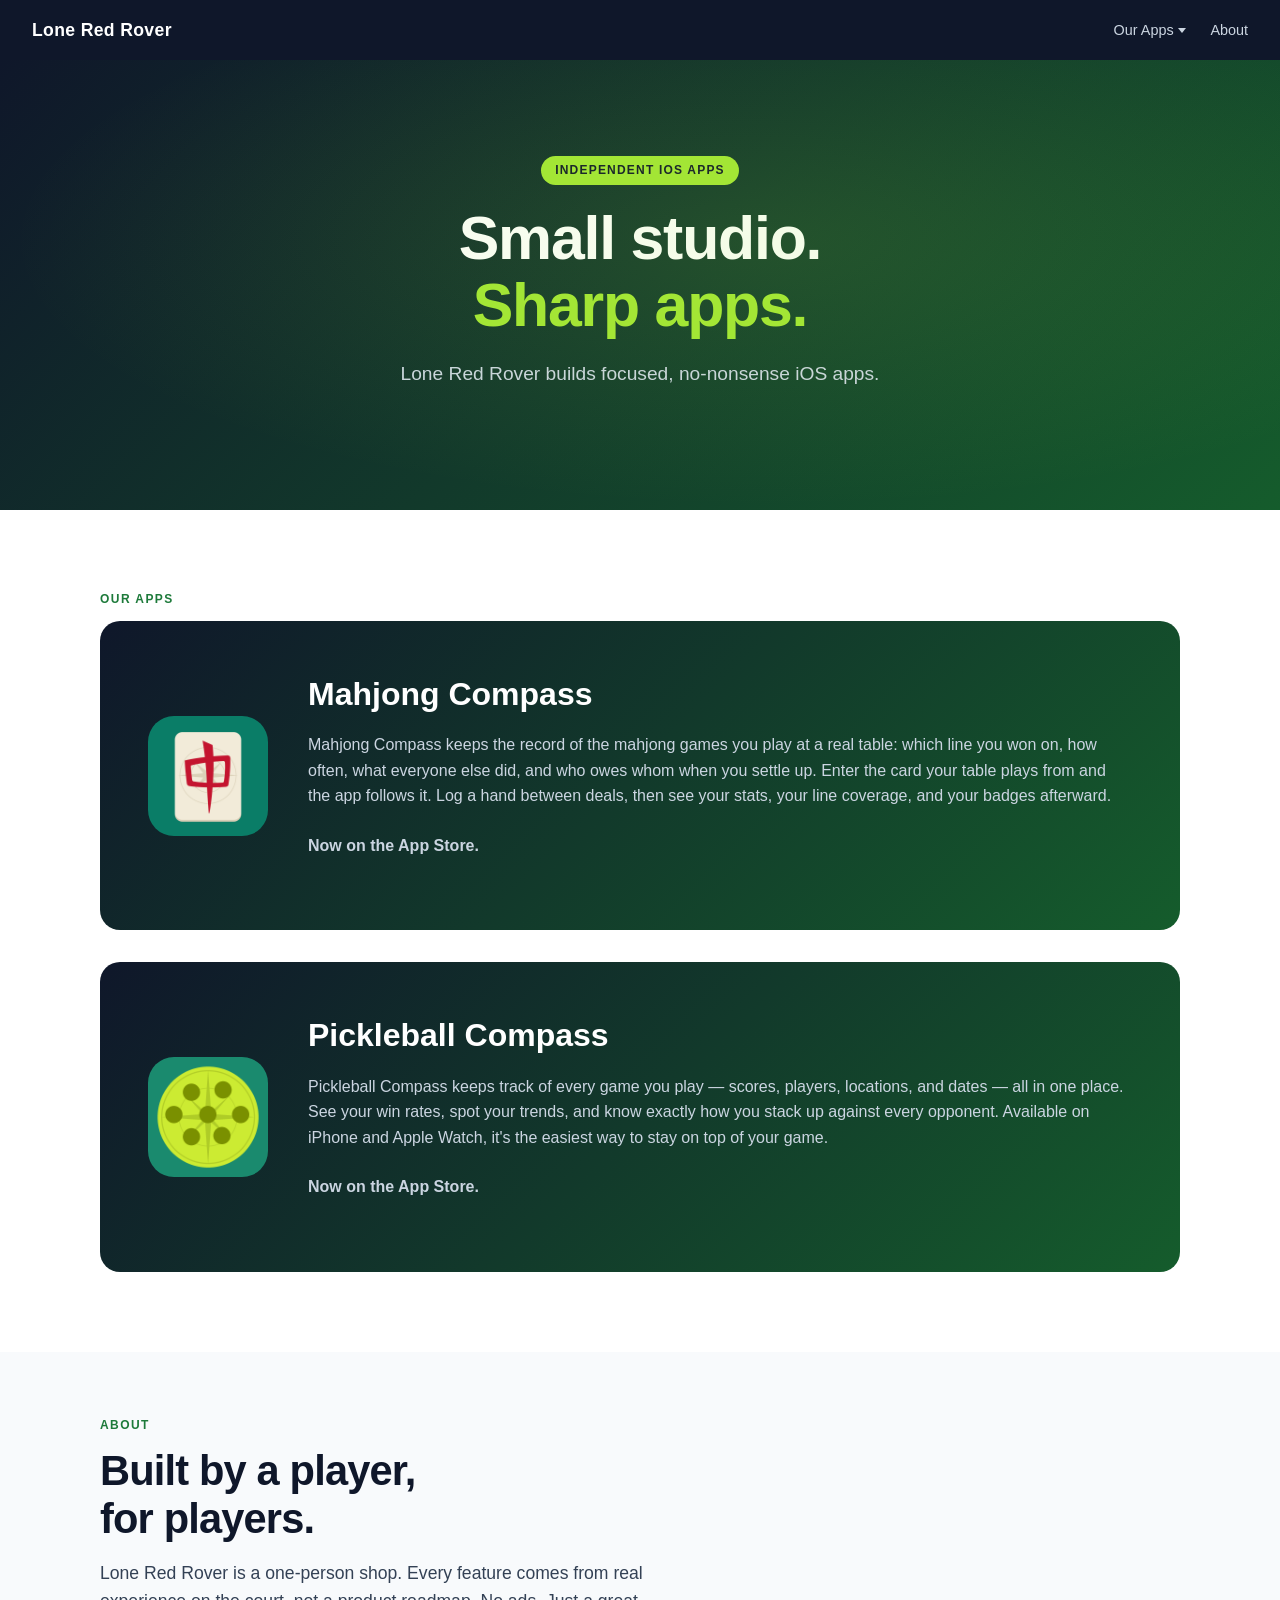
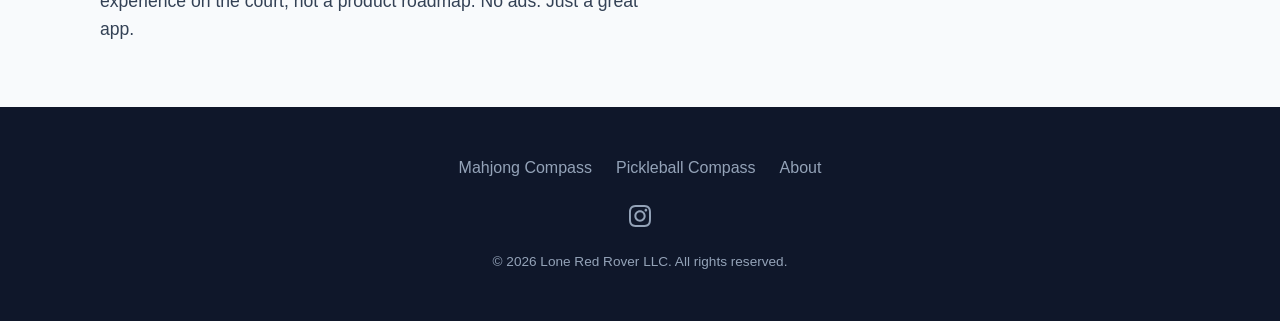
<file: index.html>
<!DOCTYPE html>
<html lang="en">
<head>
  <meta charset="UTF-8">
  <meta name="viewport" content="width=device-width, initial-scale=1.0">
  <title>Lone Red Rover — Independent iOS Apps</title>
  <meta name="description" content="Lone Red Rover makes focused, well-crafted iOS apps. Home of Pickleball Compass.">
  <link rel="stylesheet" href="css/style.css">
</head>
<body>

<nav>
  <div class="nav-logo">
    
    Lone Red Rover
  </div>
  <div class="nav-links">
    <div class="nav-menu">
      <button type="button" class="nav-menu-btn" aria-haspopup="true">Our Apps</button>
      <div class="nav-menu-list">
        <a href="mahjong-compass/">Mahjong Compass</a>
        <a href="pickleball-compass/">Pickleball Compass</a>
      </div>
    </div>
    <a href="about.html">About</a>
  </div>
</nav>

<div class="hero">
  <span class="hero-eyebrow">Independent iOS Apps</span>
  <h1>Small studio.<br><span>Sharp apps.</span></h1>
  <p>Lone Red Rover builds focused, no-nonsense iOS apps.</p>
</div>

<section>
  <div class="container">
    <div class="section-label">Our Apps</div>
    <a href="mahjong-compass/" class="app-card" style="text-decoration: none; color: var(--white); display: flex; cursor: pointer;">
      <img src="images/mahjong-icon.png" alt="Mahjong Compass" style="width:120px;height:120px;border-radius:26px;flex-shrink:0;">
      <div class="app-card-text">
        <h2>Mahjong Compass</h2>
        <p>Mahjong Compass keeps the record of the mahjong games you play at a real table: which line you won on, how often, what everyone else did, and who owes whom when you settle up. Enter the card your table plays from and the app follows it. Log a hand between deals, then see your stats, your line coverage, and your badges afterward.</p>
        <p style="margin-top: .75rem; font-weight: 700;">Now on the App Store.</p>
      </div>
    </a>
    <a href="pickleball-compass/" class="app-card" style="text-decoration: none; color: var(--white); display: flex; cursor: pointer; margin-top: 2rem;">
      <img src="images/app-icon.png" alt="Pickleball Compass" style="width:120px;height:120px;border-radius:26px;flex-shrink:0;">
      <div class="app-card-text">
        <h2>Pickleball Compass</h2>
        <p>Pickleball Compass keeps track of every game you play — scores, players, locations, and dates — all in one place. See your win rates, spot your trends, and know exactly how you stack up against every opponent. Available on iPhone and Apple Watch, it's the easiest way to stay on top of your game.</p>
        <p style="margin-top: .75rem; font-weight: 700;">Now on the App Store.</p>
      </div>
    </a>
  </div>
</section>

<section style="background: var(--light); padding: 4rem 2rem;">
  <div class="container">
    <div class="section-label">About</div>
    <h2 class="section-title">Built by a player,<br>for players.</h2>
    <p class="section-sub">Lone Red Rover is a one-person shop. Every feature comes from real experience on the court, not a product roadmap. No ads. Just a great app.</p>
  </div>
</section>

<footer>
  <div class="footer-links">
    <a href="mahjong-compass/">Mahjong Compass</a>
    <a href="pickleball-compass/">Pickleball Compass</a>
    <a href="about.html">About</a>
  </div>
  <div class="footer-social">
    <a href="https://www.instagram.com/loneredroverapps/" target="_blank" rel="noopener" aria-label="Lone Red Rover on Instagram">
      <svg viewBox="0 0 24 24" width="22" height="22" role="img" aria-hidden="true"><path d="M12 0C8.74 0 8.333.015 7.053.072 5.775.132 4.905.333 4.14.63c-.789.306-1.459.717-2.126 1.384S.935 3.35.63 4.14.333 4.905.131 5.775.072 7.053.012 8.333 0 8.74 0 12s.015 3.667.072 4.947c.06 1.277.261 2.148.558 2.913.306.788.717 1.459 1.384 2.126.667.666 1.336 1.079 2.126 1.384.766.296 1.636.499 2.913.558C8.333 23.988 8.74 24 12 24s3.667-.015 4.947-.072c1.277-.06 2.148-.262 2.913-.558.788-.306 1.459-.718 2.126-1.384.666-.667 1.079-1.335 1.384-2.126.296-.765.499-1.636.558-2.913.06-1.28.072-1.687.072-4.947s-.015-3.667-.072-4.947c-.06-1.277-.262-2.149-.558-2.913-.306-.789-.718-1.459-1.384-2.126C21.319 1.347 20.651.935 19.86.63c-.765-.297-1.636-.499-2.913-.558C15.667.012 15.26 0 12 0zm0 2.16c3.203 0 3.585.016 4.85.071 1.17.055 1.805.249 2.227.415.562.217.96.477 1.382.896.419.42.679.819.896 1.381.164.422.36 1.057.413 2.227.057 1.266.07 1.646.07 4.85s-.015 3.585-.074 4.85c-.061 1.17-.256 1.805-.421 2.227-.224.562-.479.96-.899 1.382-.419.419-.824.679-1.38.896-.42.164-1.065.36-2.235.413-1.274.057-1.649.07-4.859.07-3.211 0-3.586-.015-4.859-.074-1.171-.061-1.816-.256-2.236-.421-.569-.224-.96-.479-1.379-.899-.421-.419-.69-.824-.9-1.38-.165-.42-.359-1.065-.42-2.235-.045-1.26-.061-1.649-.061-4.844 0-3.196.016-3.586.061-4.861.061-1.17.255-1.814.42-2.234.21-.57.479-.96.9-1.381.419-.419.81-.689 1.379-.898.42-.166 1.051-.361 2.221-.421 1.275-.045 1.65-.06 4.859-.06l.045.03zm0 3.678c-3.405 0-6.162 2.76-6.162 6.162 0 3.405 2.76 6.162 6.162 6.162 3.405 0 6.162-2.76 6.162-6.162 0-3.405-2.76-6.162-6.162-6.162zM12 16c-2.21 0-4-1.79-4-4s1.79-4 4-4 4 1.79 4 4-1.79 4-4 4zm7.846-10.405c0 .795-.646 1.44-1.44 1.44-.795 0-1.44-.646-1.44-1.44 0-.794.646-1.439 1.44-1.439.793-.001 1.44.645 1.44 1.439z"/></svg>
    </a>
  </div>
  <div class="footer-copy">&copy; 2026 Lone Red Rover LLC. All rights reserved.</div>
</footer>

</body>
</html>
</file>
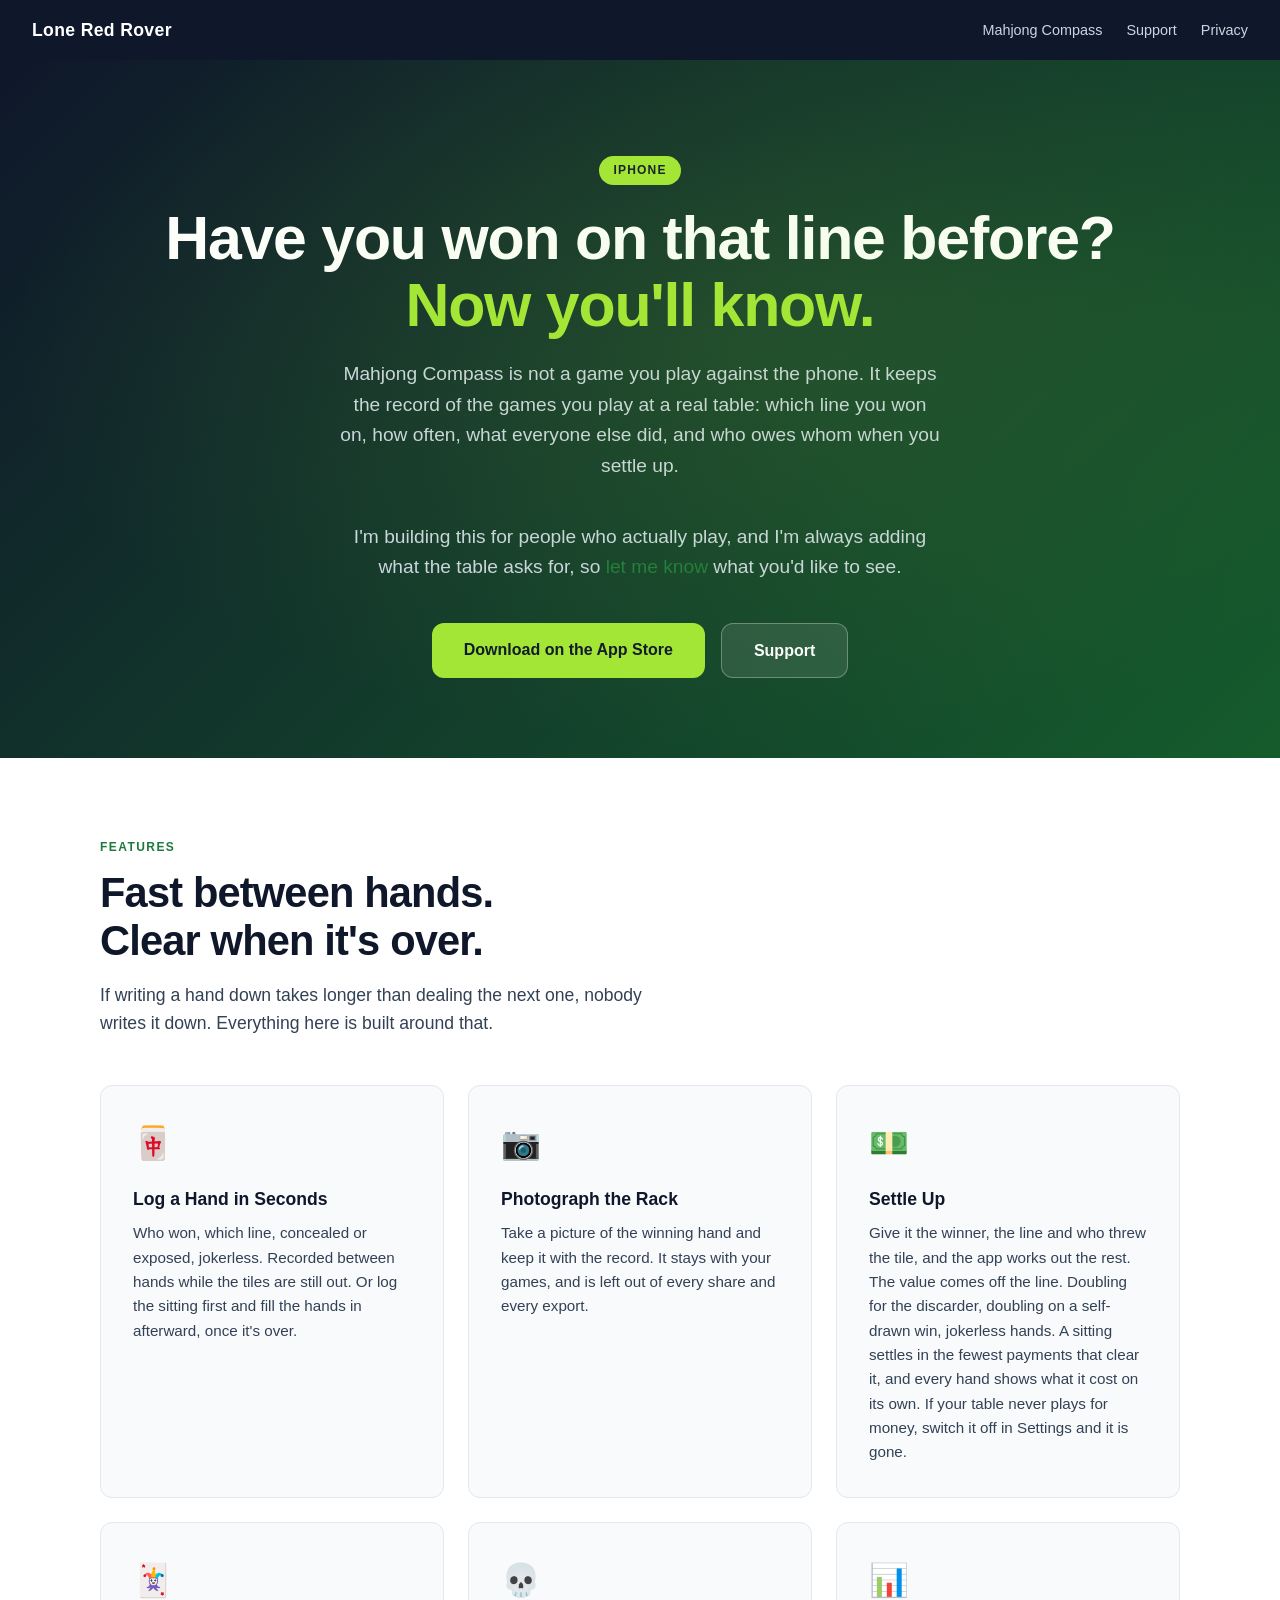
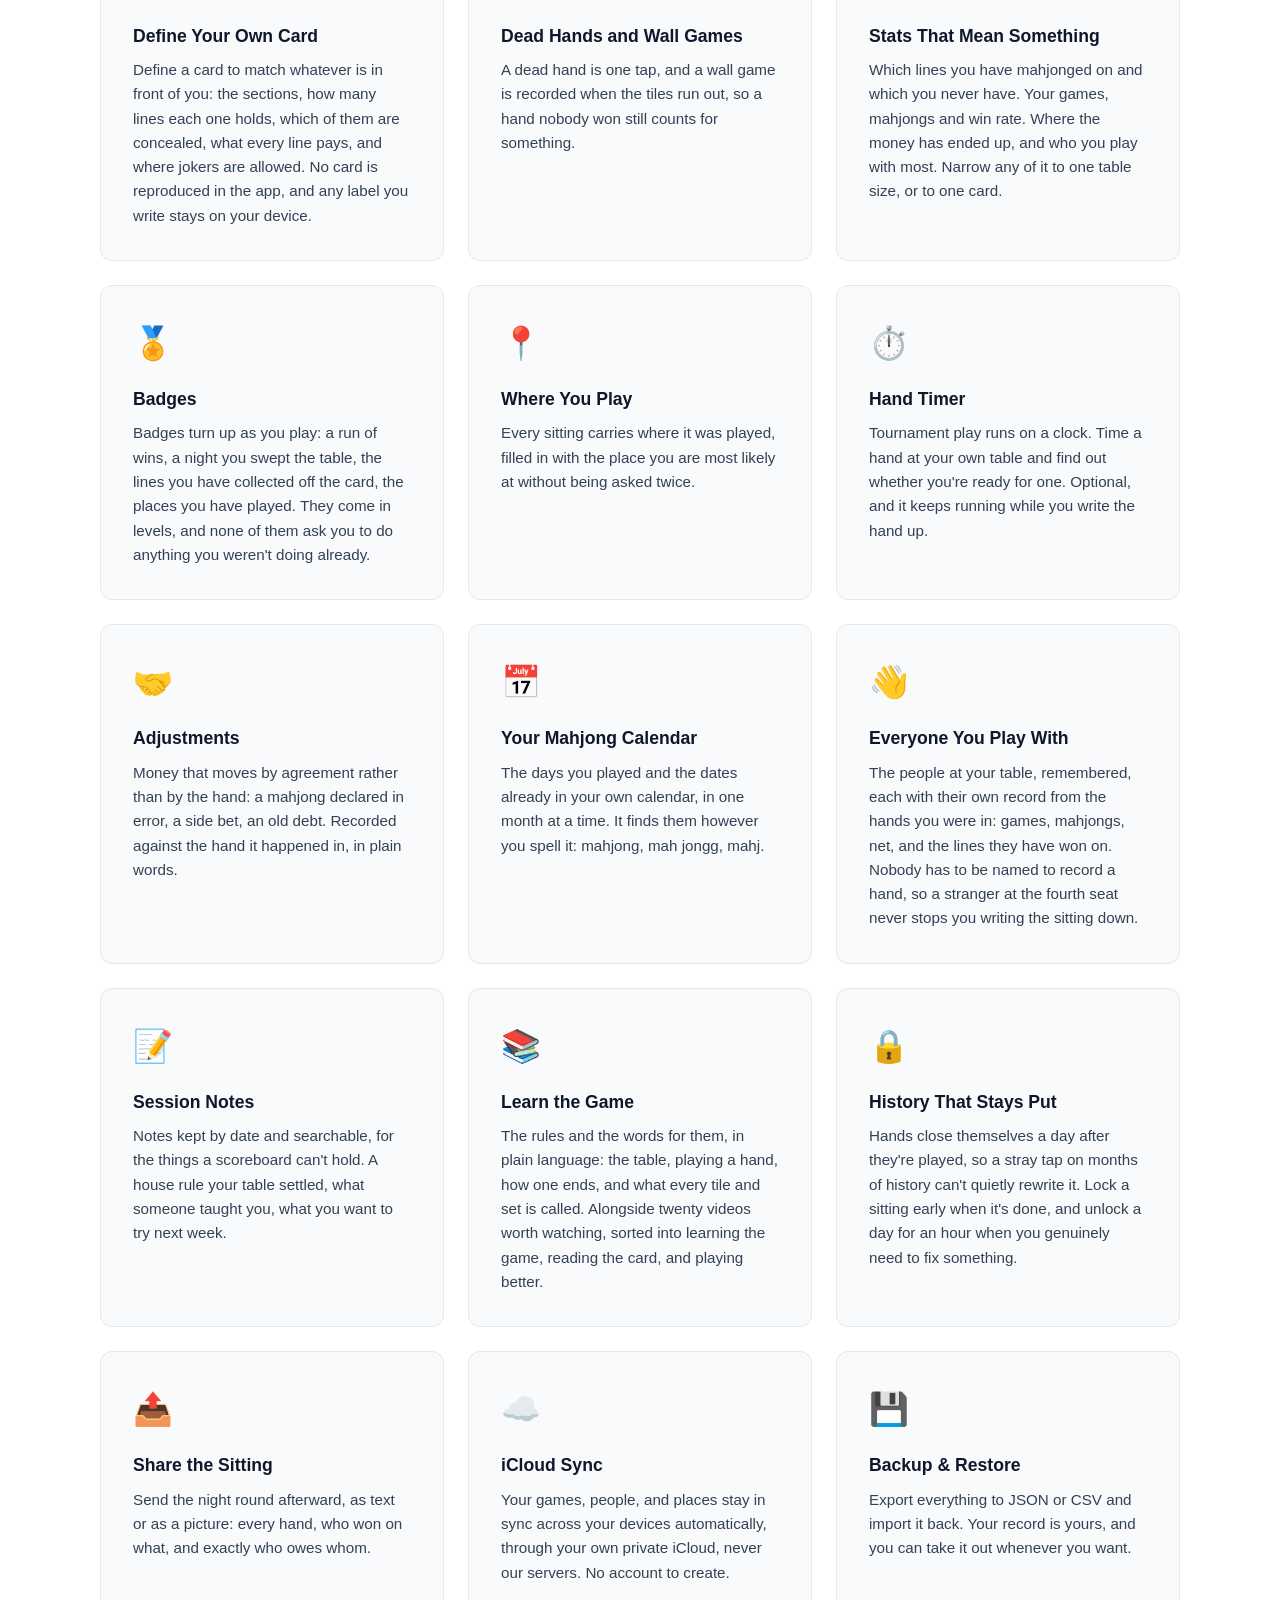
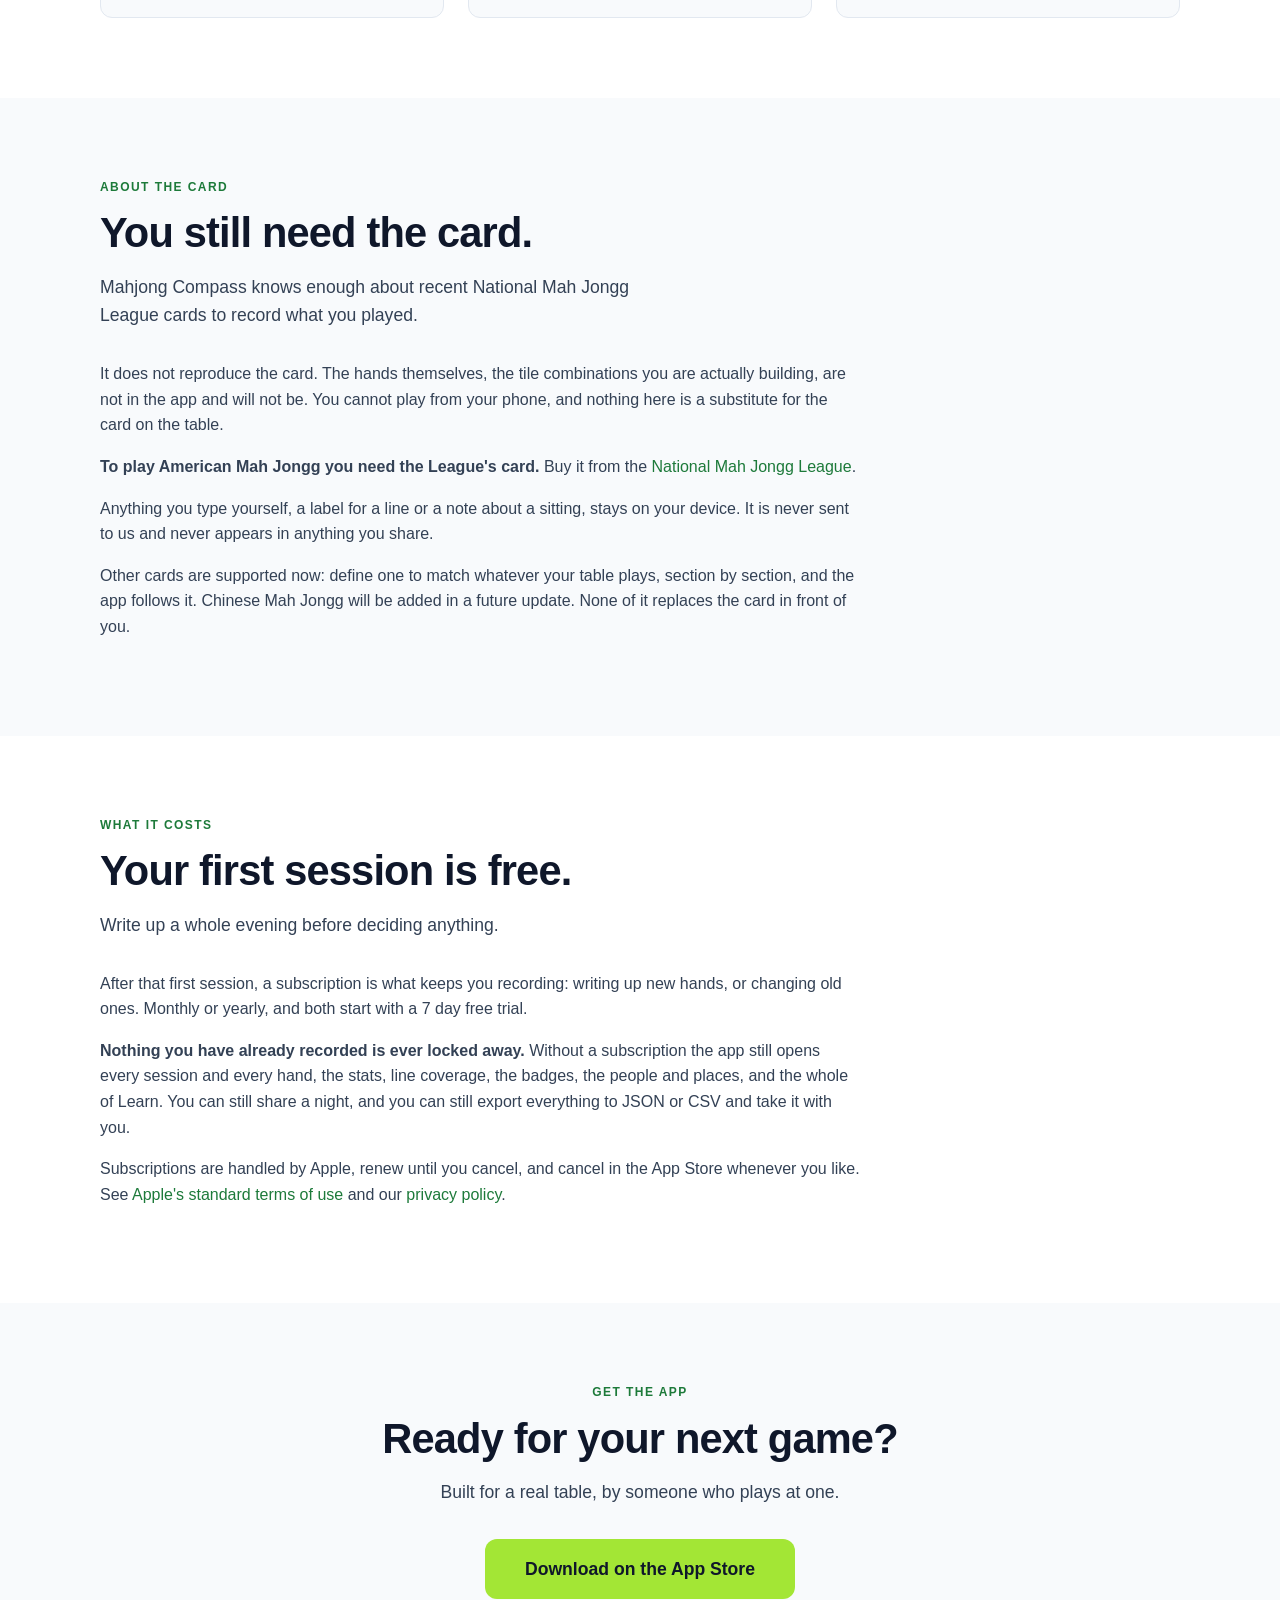
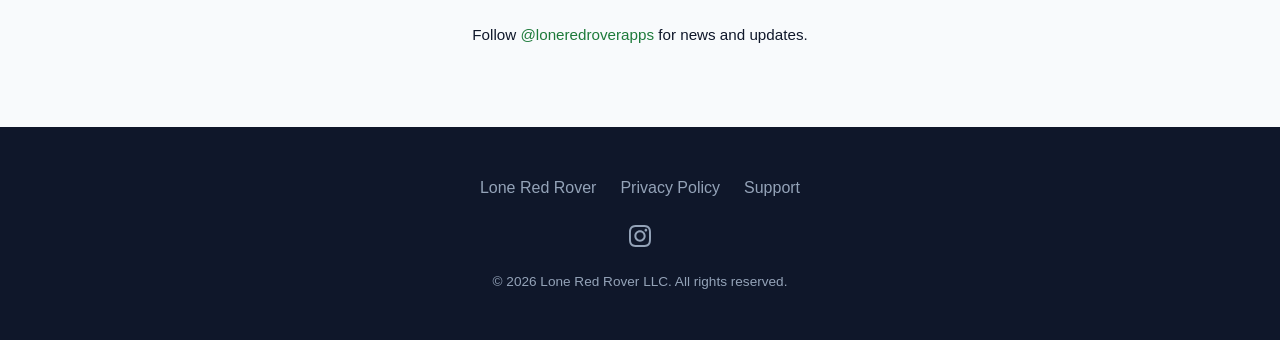
<file: mahjong-compass/index.html>
<!DOCTYPE html>
<html lang="en">
<head>
  <meta charset="UTF-8">
  <meta name="viewport" content="width=device-width, initial-scale=1.0">
  <title>Mahjong Compass: Keep the Record of Your Table</title>
  <meta name="description" content="Mahjong Compass records the mahjong games you play at a real table: which line you won on, how often, who went dead, and who owes whom when you settle up.">
  <link rel="stylesheet" href="../css/style.css">
</head>
<body>

<nav>
  <a class="nav-logo" href="../">

    Lone Red Rover
  </a>
  <div class="nav-links">
    <a href="./">Mahjong Compass</a>
    <a href="support.html">Support</a>
    <a href="privacy.html">Privacy</a>
  </div>
</nav>

<div class="hero">
  <span class="hero-eyebrow">iPhone</span>
  <h1>Have you won on that line before?<br><span>Now you'll know.</span></h1>
  <p>Mahjong Compass is not a game you play against the phone. It keeps the record of the games you play at a real table: which line you won on, how often, what everyone else did, and who owes whom when you settle up.</p>
  <p>I'm building this for people who actually play, and I'm always adding what the table asks for, so <a href="mailto:support@loneredrover.com?subject=Feature%20Request%20for%20Mahjong%20Compass">let me know</a> what you'd like to see.</p>
  <div class="hero-btns">
    <a href="https://apps.apple.com/app/id6809415246?ct=website" class="btn btn-primary" target="_blank" rel="noopener">Download on the App Store</a>
    <a href="support.html" class="btn btn-secondary">Support</a>
  </div>
</div>

<section>
  <div class="container">
    <div class="section-label">Features</div>
    <h2 class="section-title">Fast between hands.<br>Clear when it's over.</h2>
    <p class="section-sub">If writing a hand down takes longer than dealing the next one, nobody writes it down. Everything here is built around that.</p>

    <div class="feature-grid">
      <div class="feature-card">
        <div class="feature-icon">🀄</div>
        <h3>Log a Hand in Seconds</h3>
        <p>Who won, which line, concealed or exposed, jokerless. Recorded between hands while the tiles are still out. Or log the sitting first and fill the hands in afterward, once it's over.</p>
      </div>
      <div class="feature-card">
        <div class="feature-icon">📷</div>
        <h3>Photograph the Rack</h3>
        <p>Take a picture of the winning hand and keep it with the record. It stays with your games, and is left out of every share and every export.</p>
      </div>
      <div class="feature-card">
        <div class="feature-icon">💵</div>
        <h3>Settle Up</h3>
        <p>Give it the winner, the line and who threw the tile, and the app works out the rest. The value comes off the line. Doubling for the discarder, doubling on a self-drawn win, jokerless hands. A sitting settles in the fewest payments that clear it, and every hand shows what it cost on its own. If your table never plays for money, switch it off in Settings and it is gone.</p>
      </div>
      <div class="feature-card">
        <div class="feature-icon">🃏</div>
        <h3>Define Your Own Card</h3>
        <p>Define a card to match whatever is in front of you: the sections, how many lines each one holds, which of them are concealed, what every line pays, and where jokers are allowed. No card is reproduced in the app, and any label you write stays on your device.</p>
      </div>
      <div class="feature-card">
        <div class="feature-icon">💀</div>
        <h3>Dead Hands and Wall Games</h3>
        <p>A dead hand is one tap, and a wall game is recorded when the tiles run out, so a hand nobody won still counts for something.</p>
      </div>
      <div class="feature-card">
        <div class="feature-icon">📊</div>
        <h3>Stats That Mean Something</h3>
        <p>Which lines you have mahjonged on and which you never have. Your games, mahjongs and win rate. Where the money has ended up, and who you play with most. Narrow any of it to one table size, or to one card.</p>
      </div>
      <div class="feature-card">
        <div class="feature-icon">🏅</div>
        <h3>Badges</h3>
        <p>Badges turn up as you play: a run of wins, a night you swept the table, the lines you have collected off the card, the places you have played. They come in levels, and none of them ask you to do anything you weren't doing already.</p>
      </div>
      <div class="feature-card">
        <div class="feature-icon">📍</div>
        <h3>Where You Play</h3>
        <p>Every sitting carries where it was played, filled in with the place you are most likely at without being asked twice.</p>
      </div>
      <div class="feature-card">
        <div class="feature-icon">⏱️</div>
        <h3>Hand Timer</h3>
        <p>Tournament play runs on a clock. Time a hand at your own table and find out whether you're ready for one. Optional, and it keeps running while you write the hand up.</p>
      </div>
      <div class="feature-card">
        <div class="feature-icon">🤝</div>
        <h3>Adjustments</h3>
        <p>Money that moves by agreement rather than by the hand: a mahjong declared in error, a side bet, an old debt. Recorded against the hand it happened in, in plain words.</p>
      </div>
      <div class="feature-card">
        <div class="feature-icon">📅</div>
        <h3>Your Mahjong Calendar</h3>
        <p>The days you played and the dates already in your own calendar, in one month at a time. It finds them however you spell it: mahjong, mah jongg, mahj.</p>
      </div>
      <div class="feature-card">
        <div class="feature-icon">👋</div>
        <h3>Everyone You Play With</h3>
        <p>The people at your table, remembered, each with their own record from the hands you were in: games, mahjongs, net, and the lines they have won on. Nobody has to be named to record a hand, so a stranger at the fourth seat never stops you writing the sitting down.</p>
      </div>
      <div class="feature-card">
        <div class="feature-icon">📝</div>
        <h3>Session Notes</h3>
        <p>Notes kept by date and searchable, for the things a scoreboard can't hold. A house rule your table settled, what someone taught you, what you want to try next week.</p>
      </div>
      <div class="feature-card">
        <div class="feature-icon">📚</div>
        <h3>Learn the Game</h3>
        <p>The rules and the words for them, in plain language: the table, playing a hand, how one ends, and what every tile and set is called. Alongside twenty videos worth watching, sorted into learning the game, reading the card, and playing better.</p>
      </div>
      <div class="feature-card">
        <div class="feature-icon">🔒</div>
        <h3>History That Stays Put</h3>
        <p>Hands close themselves a day after they're played, so a stray tap on months of history can't quietly rewrite it. Lock a sitting early when it's done, and unlock a day for an hour when you genuinely need to fix something.</p>
      </div>
      <div class="feature-card">
        <div class="feature-icon">📤</div>
        <h3>Share the Sitting</h3>
        <p>Send the night round afterward, as text or as a picture: every hand, who won on what, and exactly who owes whom.</p>
      </div>
      <div class="feature-card">
        <div class="feature-icon">☁️</div>
        <h3>iCloud Sync</h3>
        <p>Your games, people, and places stay in sync across your devices automatically, through your own private iCloud, never our servers. No account to create.</p>
      </div>
      <div class="feature-card">
        <div class="feature-icon">💾</div>
        <h3>Backup &amp; Restore</h3>
        <p>Export everything to JSON or CSV and import it back. Your record is yours, and you can take it out whenever you want.</p>
      </div>
    </div>
  </div>
</section>

<section style="background: var(--light);">
  <div class="container">
    <div class="section-label">About the card</div>
    <h2 class="section-title">You still need the card.</h2>
    <p class="section-sub">Mahjong Compass knows enough about recent National Mah Jongg League cards to record what you played.</p>
    <div class="prose" style="margin: 2rem 0 0;">
      <p>It does not reproduce the card. The hands themselves, the tile combinations you are actually building, are not in the app and will not be. You cannot play from your phone, and nothing here is a substitute for the card on the table.</p>
      <p><strong>To play American Mah Jongg you need the League's card.</strong> Buy it from the <a href="https://www.nationalmahjonggleague.org" target="_blank" rel="noopener">National Mah Jongg League</a>.</p>
      <p>Anything you type yourself, a label for a line or a note about a sitting, stays on your device. It is never sent to us and never appears in anything you share.</p>
      <p>Other cards are supported now: define one to match whatever your table plays, section by section, and the app follows it. Chinese Mah Jongg will be added in a future update. None of it replaces the card in front of you.</p>
    </div>
  </div>
</section>

<section>
  <div class="container">
    <div class="section-label">What it costs</div>
    <h2 class="section-title">Your first session is free.</h2>
    <p class="section-sub">Write up a whole evening before deciding anything.</p>
    <div class="prose" style="margin: 2rem 0 0;">
      <p>After that first session, a subscription is what keeps you recording: writing up new hands, or changing old ones. Monthly or yearly, and both start with a 7 day free trial.</p>
      <p><strong>Nothing you have already recorded is ever locked away.</strong> Without a subscription the app still opens every session and every hand, the stats, line coverage, the badges, the people and places, and the whole of Learn. You can still share a night, and you can still export everything to JSON or CSV and take it with you.</p>
      <p>Subscriptions are handled by Apple, renew until you cancel, and cancel in the App Store whenever you like. See <a href="https://www.apple.com/legal/internet-services/itunes/dev/stdeula/" target="_blank" rel="noopener">Apple's standard terms of use</a> and our <a href="privacy.html">privacy policy</a>.</p>
    </div>
  </div>
</section>

<section style="text-align: center; background: var(--light);">
  <div class="container">
    <div class="section-label">Get the App</div>
    <h2 class="section-title">Ready for your next game?</h2>
    <p class="section-sub" style="margin: 0 auto 2rem;">Built for a real table, by someone who plays at one.</p>
    <a href="https://apps.apple.com/app/id6809415246?ct=website-footer" class="btn btn-primary" style="font-size: 1.1rem; padding: 1rem 2.5rem;" target="_blank" rel="noopener">
      Download on the App Store
    </a>
    <p style="margin-top: 1.5rem; font-size: .95rem;">Follow <a href="https://www.instagram.com/loneredroverapps/" target="_blank" rel="noopener">@loneredroverapps</a> for news and updates.</p>
  </div>
</section>

<footer>
  <div class="footer-links">
    <a href="../">Lone Red Rover</a>
    <a href="privacy.html">Privacy Policy</a>
    <a href="support.html">Support</a>
  </div>
  <div class="footer-social">
    <a href="https://www.instagram.com/loneredroverapps/" target="_blank" rel="noopener" aria-label="Lone Red Rover on Instagram">
      <svg viewBox="0 0 24 24" width="22" height="22" role="img" aria-hidden="true"><path d="M12 0C8.74 0 8.333.015 7.053.072 5.775.132 4.905.333 4.14.63c-.789.306-1.459.717-2.126 1.384S.935 3.35.63 4.14.333 4.905.131 5.775.072 7.053.012 8.333 0 8.74 0 12s.015 3.667.072 4.947c.06 1.277.261 2.148.558 2.913.306.788.717 1.459 1.384 2.126.667.666 1.336 1.079 2.126 1.384.766.296 1.636.499 2.913.558C8.333 23.988 8.74 24 12 24s3.667-.015 4.947-.072c1.277-.06 2.148-.262 2.913-.558.788-.306 1.459-.718 2.126-1.384.666-.667 1.079-1.335 1.384-2.126.296-.765.499-1.636.558-2.913.06-1.28.072-1.687.072-4.947s-.015-3.667-.072-4.947c-.06-1.277-.262-2.149-.558-2.913-.306-.789-.718-1.459-1.384-2.126C21.319 1.347 20.651.935 19.86.63c-.765-.297-1.636-.499-2.913-.558C15.667.012 15.26 0 12 0zm0 2.16c3.203 0 3.585.016 4.85.071 1.17.055 1.805.249 2.227.415.562.217.96.477 1.382.896.419.42.679.819.896 1.381.164.422.36 1.057.413 2.227.057 1.266.07 1.646.07 4.85s-.015 3.585-.074 4.85c-.061 1.17-.256 1.805-.421 2.227-.224.562-.479.96-.899 1.382-.419.419-.824.679-1.38.896-.42.164-1.065.36-2.235.413-1.274.057-1.649.07-4.859.07-3.211 0-3.586-.015-4.859-.074-1.171-.061-1.816-.256-2.236-.421-.569-.224-.96-.479-1.379-.899-.421-.419-.69-.824-.9-1.38-.165-.42-.359-1.065-.42-2.235-.045-1.26-.061-1.649-.061-4.844 0-3.196.016-3.586.061-4.861.061-1.17.255-1.814.42-2.234.21-.57.479-.96.9-1.381.419-.419.81-.689 1.379-.898.42-.166 1.051-.361 2.221-.421 1.275-.045 1.65-.06 4.859-.06l.045.03zm0 3.678c-3.405 0-6.162 2.76-6.162 6.162 0 3.405 2.76 6.162 6.162 6.162 3.405 0 6.162-2.76 6.162-6.162 0-3.405-2.76-6.162-6.162-6.162zM12 16c-2.21 0-4-1.79-4-4s1.79-4 4-4 4 1.79 4 4-1.79 4-4 4zm7.846-10.405c0 .795-.646 1.44-1.44 1.44-.795 0-1.44-.646-1.44-1.44 0-.794.646-1.439 1.44-1.439.793-.001 1.44.645 1.44 1.439z"/></svg>
    </a>
  </div>
  <div class="footer-copy">&copy; 2026 Lone Red Rover LLC. All rights reserved.</div>
</footer>

</body>
</html>
</file>
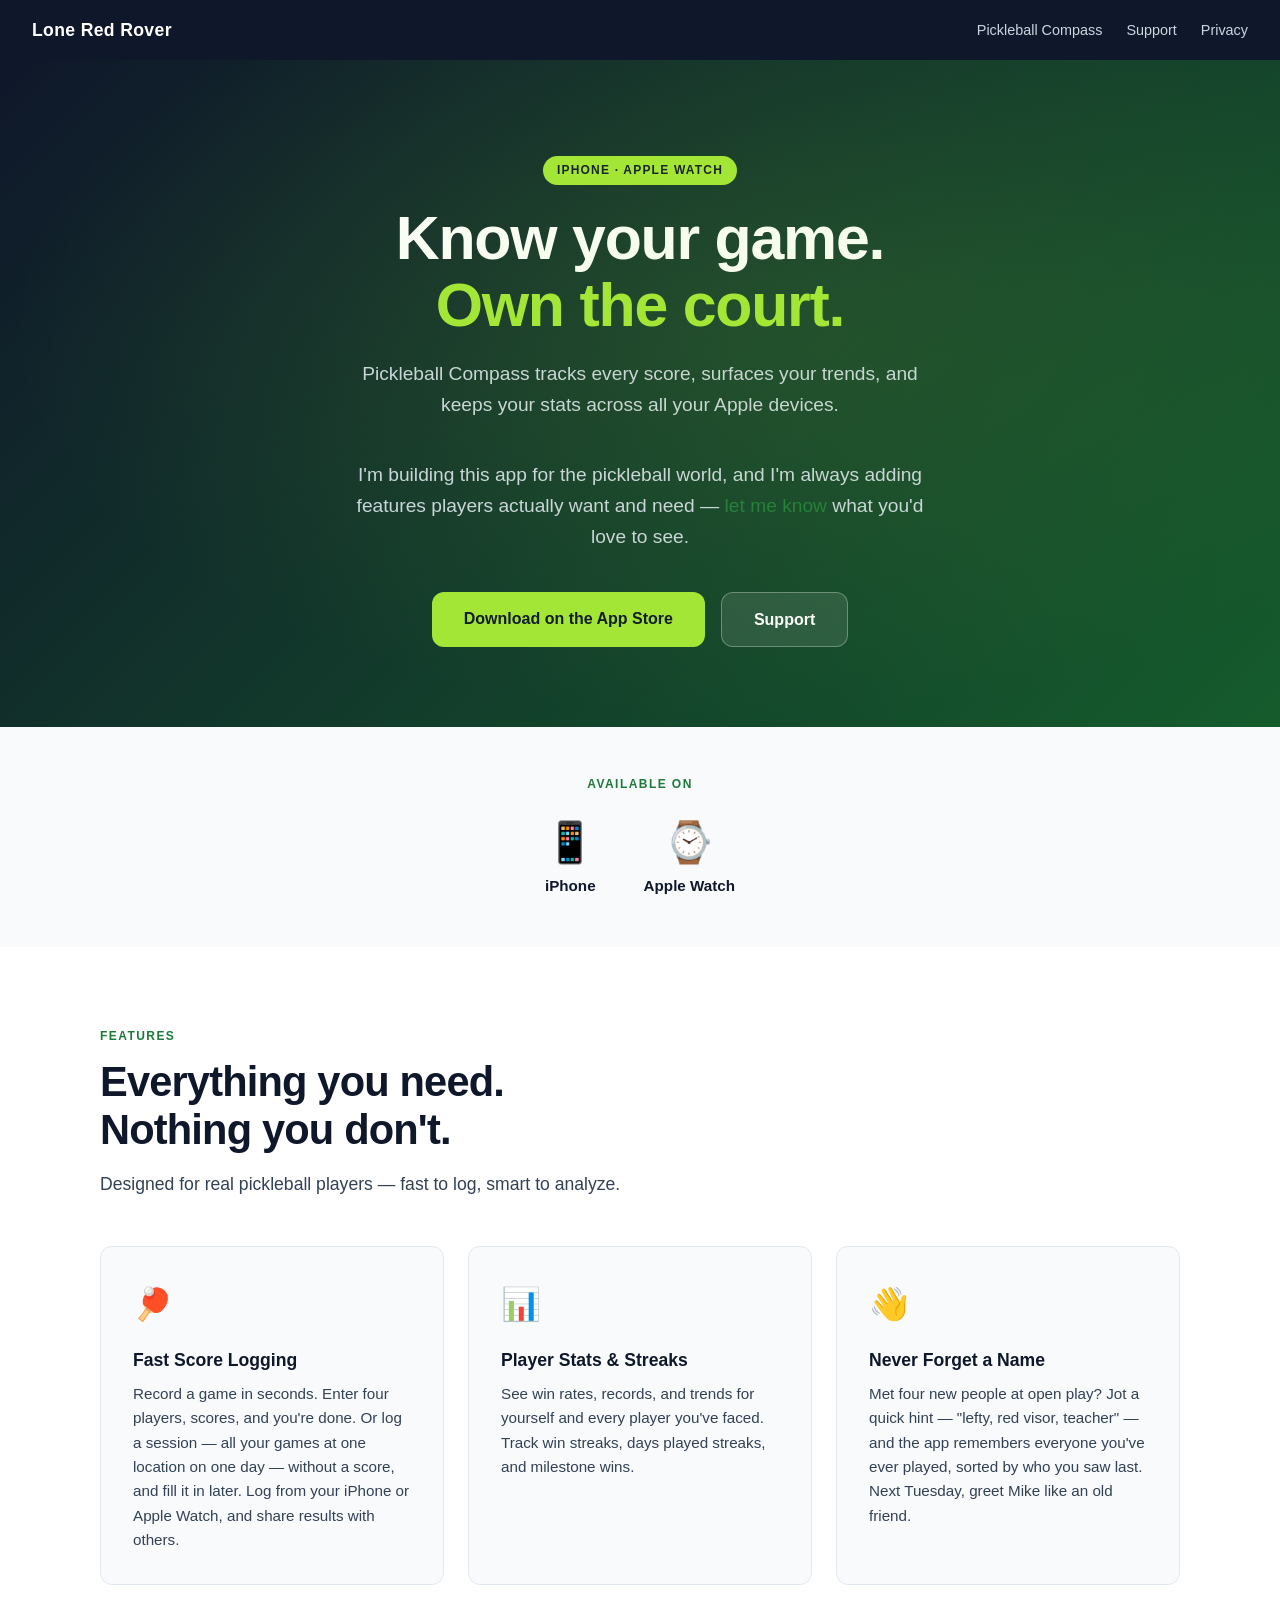
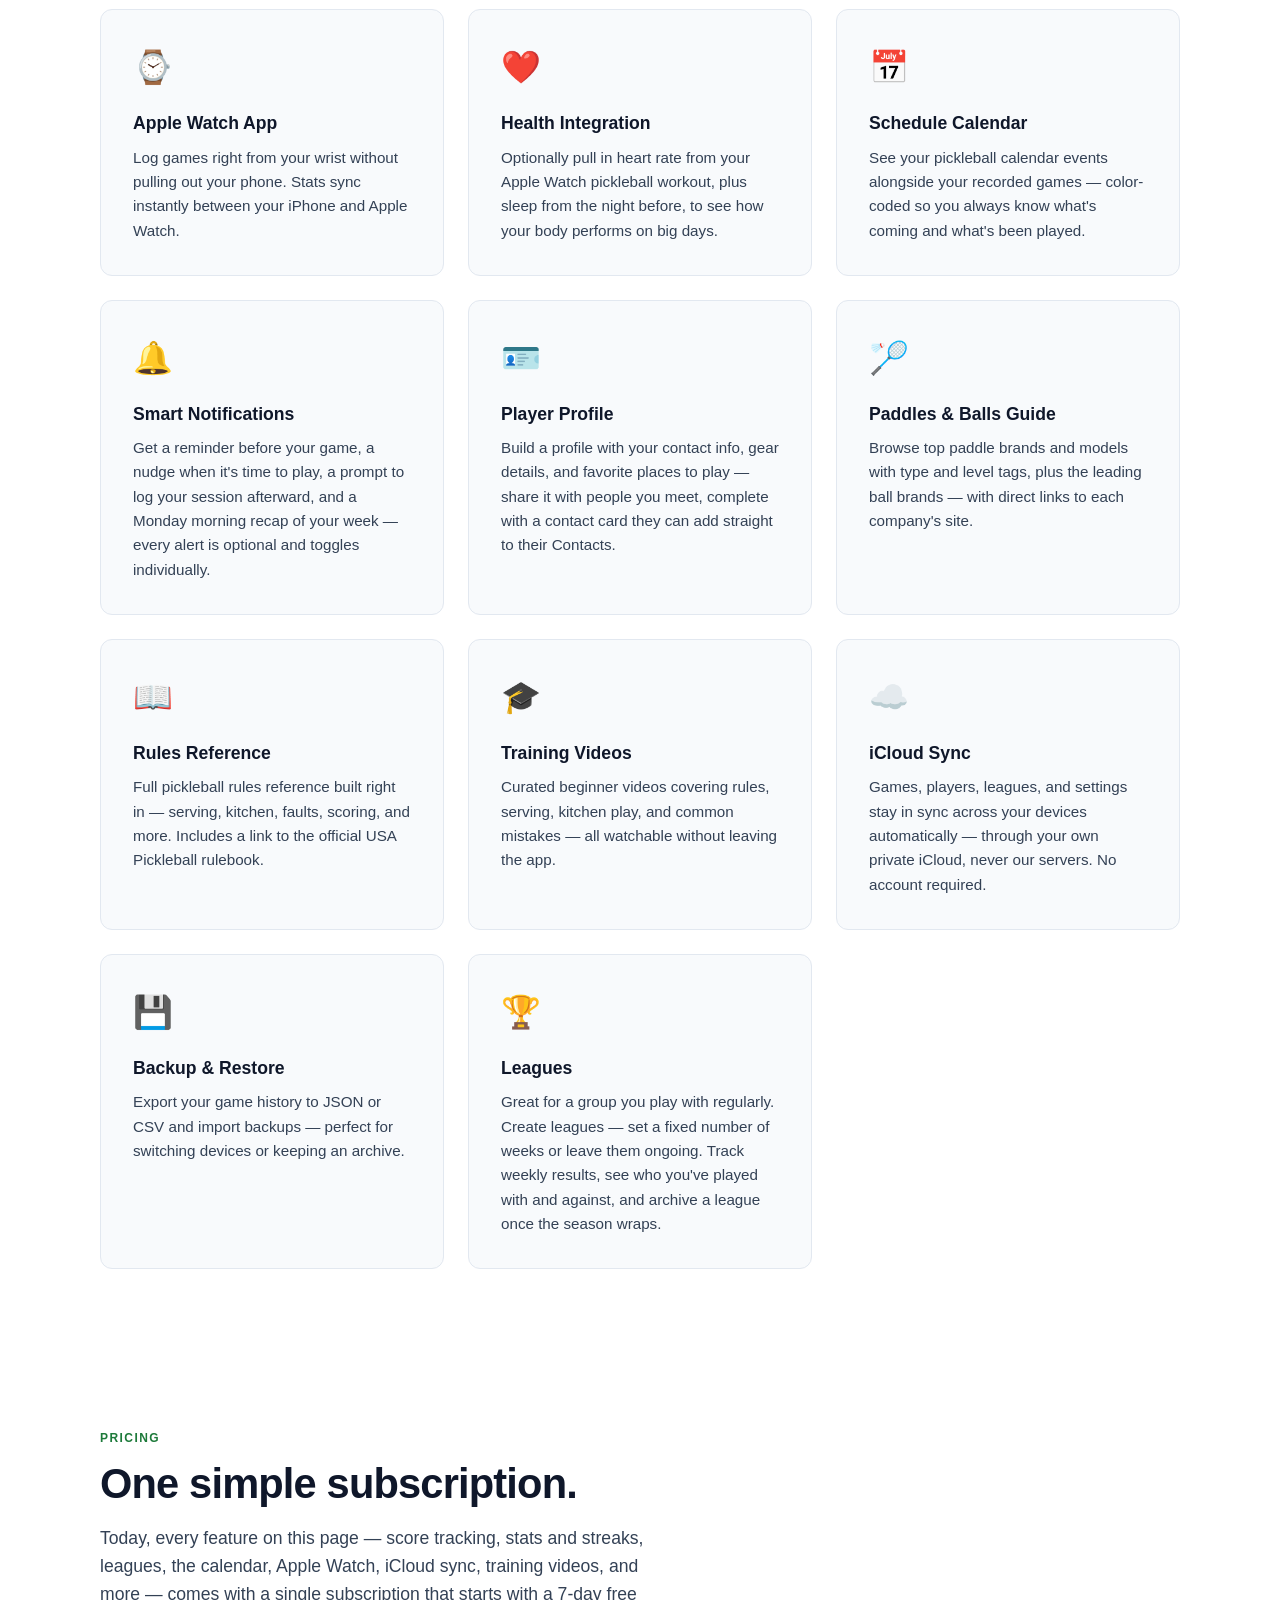
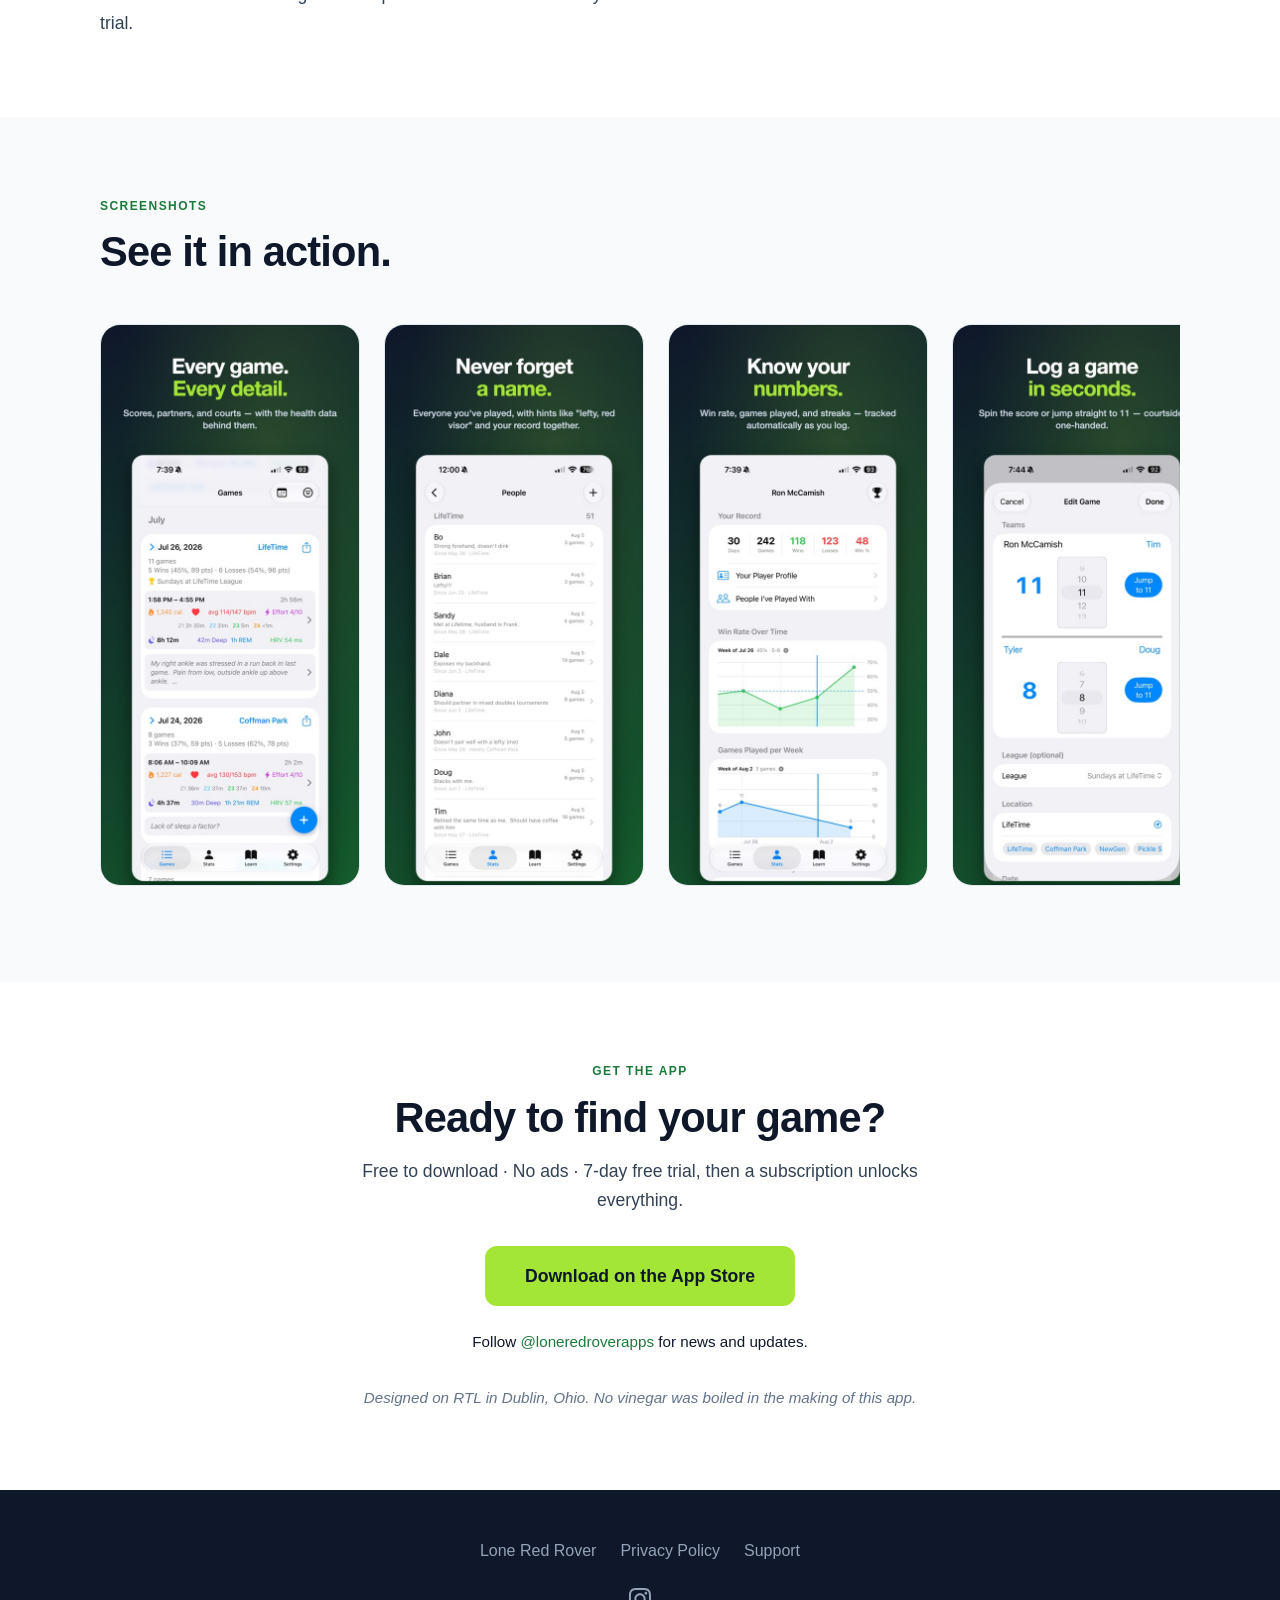
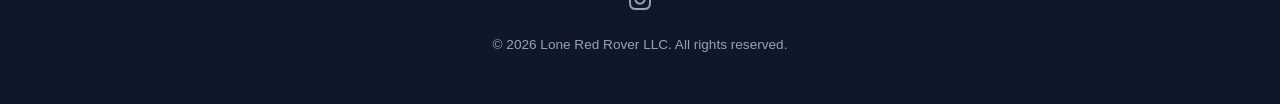
<file: pickleball-compass/index.html>
<!DOCTYPE html>
<html lang="en">
<head>
  <meta charset="UTF-8">
  <meta name="viewport" content="width=device-width, initial-scale=1.0">
  <title>Pickleball Compass — Track Every Game</title>
  <meta name="description" content="Pickleball Compass helps you track scores, analyze stats, and follow your progress on iPhone and Apple Watch.">
  <link rel="stylesheet" href="../css/style.css">
  <link rel="stylesheet" href="https://cdnjs.cloudflare.com/ajax/libs/font-awesome/6.5.0/css/all.min.css">
</head>
<body>

<nav>
  <a class="nav-logo" href="../">
    
    Lone Red Rover
  </a>
  <div class="nav-links">
    <a href="./">Pickleball Compass</a>
    <a href="support.html">Support</a>
    <a href="privacy.html">Privacy</a>
  </div>
</nav>

<div class="hero">
  <span class="hero-eyebrow">iPhone · Apple Watch</span>
  <h1>Know your game.<br><span>Own the court.</span></h1>
  <p>Pickleball Compass tracks every score, surfaces your trends, and keeps your stats across all your Apple devices.</p>
  <p>I'm building this app for the pickleball world, and I'm always adding features players actually want and need — <a href="mailto:support@loneredrover.com?subject=Feature%20Request%20for%20Pickleball%20Compass">let me know</a> what you'd love to see.</p>
  <div class="hero-btns">
    <a href="https://apps.apple.com/app/id6795526763?ct=website" class="btn btn-primary" target="_blank" rel="noopener">Download on the App Store</a>
    <a href="support.html" class="btn btn-secondary">Support</a>
  </div>
</div>

<section style="padding: 3rem 2rem; background: var(--light);">
  <div class="container" style="text-align: center;">
    <div class="section-label">Available on</div>
    <div style="display: flex; justify-content: center; gap: 3rem; flex-wrap: wrap; margin-top: 1.5rem;">
      <div style="display: flex; flex-direction: column; align-items: center; gap: .5rem;">
        <div style="height: 3rem; display: flex; align-items: center; justify-content: center;"><span style="font-size: 2.5rem;">📱</span></div>
        <span style="font-weight: 700; font-size: .95rem;">iPhone</span>
      </div>
      <div style="display: flex; flex-direction: column; align-items: center; gap: .5rem;">
        <div style="height: 3rem; display: flex; align-items: center; justify-content: center;"><span style="font-size: 2.5rem;">⌚</span></div>
        <span style="font-weight: 700; font-size: .95rem;">Apple Watch</span>
      </div>
    </div>
  </div>
</section>

<section>
  <div class="container">
    <div class="section-label">Features</div>
    <h2 class="section-title">Everything you need.<br>Nothing you don't.</h2>
    <p class="section-sub">Designed for real pickleball players — fast to log, smart to analyze.</p>

    <div class="feature-grid">
      <div class="feature-card">
        <div class="feature-icon">🏓</div>
        <h3>Fast Score Logging</h3>
        <p>Record a game in seconds. Enter four players, scores, and you're done. Or log a session — all your games at one location on one day — without a score, and fill it in later. Log from your iPhone or Apple Watch, and share results with others.</p>
      </div>
      <div class="feature-card">
        <div class="feature-icon">📊</div>
        <h3>Player Stats &amp; Streaks</h3>
        <p>See win rates, records, and trends for yourself and every player you've faced. Track win streaks, days played streaks, and milestone wins.</p>
      </div>
      <div class="feature-card">
        <div class="feature-icon">👋</div>
        <h3>Never Forget a Name</h3>
        <p>Met four new people at open play? Jot a quick hint — "lefty, red visor, teacher" — and the app remembers everyone you've ever played, sorted by who you saw last. Next Tuesday, greet Mike like an old friend.</p>
      </div>
      <div class="feature-card">
        <div class="feature-icon">⌚</div>
        <h3>Apple Watch App</h3>
        <p>Log games right from your wrist without pulling out your phone. Stats sync instantly between your iPhone and Apple Watch.</p>
      </div>
      <div class="feature-card">
        <div class="feature-icon">❤️</div>
        <h3>Health Integration</h3>
        <p>Optionally pull in heart rate from your Apple Watch pickleball workout, plus sleep from the night before, to see how your body performs on big days.</p>
      </div>
      <div class="feature-card">
        <div class="feature-icon">📅</div>
        <h3>Schedule Calendar</h3>
        <p>See your pickleball calendar events alongside your recorded games — color-coded so you always know what's coming and what's been played.</p>
      </div>
      <div class="feature-card">
        <div class="feature-icon">🔔</div>
        <h3>Smart Notifications</h3>
        <p>Get a reminder before your game, a nudge when it's time to play, a prompt to log your session afterward, and a Monday morning recap of your week — every alert is optional and toggles individually.</p>
      </div>
      <div class="feature-card">
        <div class="feature-icon">🪪</div>
        <h3>Player Profile</h3>
        <p>Build a profile with your contact info, gear details, and favorite places to play — share it with people you meet, complete with a contact card they can add straight to their Contacts.</p>
      </div>
      <div class="feature-card">
        <div class="feature-icon">🏸</div>
        <h3>Paddles &amp; Balls Guide</h3>
        <p>Browse top paddle brands and models with type and level tags, plus the leading ball brands — with direct links to each company's site.</p>
      </div>
      <div class="feature-card">
        <div class="feature-icon">📖</div>
        <h3>Rules Reference</h3>
        <p>Full pickleball rules reference built right in — serving, kitchen, faults, scoring, and more. Includes a link to the official USA Pickleball rulebook.</p>
      </div>
      <div class="feature-card">
        <div class="feature-icon">🎓</div>
        <h3>Training Videos</h3>
        <p>Curated beginner videos covering rules, serving, kitchen play, and common mistakes — all watchable without leaving the app.</p>
      </div>
      <div class="feature-card">
        <div class="feature-icon">☁️</div>
        <h3>iCloud Sync</h3>
        <p>Games, players, leagues, and settings stay in sync across your devices automatically — through your own private iCloud, never our servers. No account required.</p>
      </div>
      <div class="feature-card">
        <div class="feature-icon">💾</div>
        <h3>Backup &amp; Restore</h3>
        <p>Export your game history to JSON or CSV and import backups — perfect for switching devices or keeping an archive.</p>
      </div>
      <div class="feature-card">
        <div class="feature-icon">🏆</div>
        <h3>Leagues</h3>
        <p>Great for a group you play with regularly. Create leagues — set a fixed number of weeks or leave them ongoing. Track weekly results, see who you've played with and against, and archive a league once the season wraps.</p>
      </div>
    </div>
  </div>
</section>

<section>
  <div class="container">
    <div class="section-label">Pricing</div>
    <h2 class="section-title">One simple subscription.</h2>
    <p class="section-sub">Today, every feature on this page — score tracking, stats and streaks, leagues, the calendar, Apple Watch, iCloud sync, training videos, and more — comes with a single subscription that starts with a 7-day free trial.</p>
  </div>
</section>

<section style="background: var(--light);">
  <div class="container">
    <div class="section-label">Screenshots</div>
    <h2 class="section-title">See it in action.</h2>
    <div class="screenshots">
      <div class="screenshot"><img src="../images/screenshots/01-games.jpg" alt="Every game, every detail — scores, partners and courts with the health data behind them" loading="lazy"></div>
      <div class="screenshot"><img src="../images/screenshots/02-people.jpg" alt="Never forget a name — everyone you've played, with memory hints and your record together" loading="lazy"></div>
      <div class="screenshot"><img src="../images/screenshots/03-stats.jpg" alt="Know your numbers — win rate, games played and streaks" loading="lazy"></div>
      <div class="screenshot"><img src="../images/screenshots/04-logging.jpg" alt="Log a game in seconds — spin the score or jump straight to 11" loading="lazy"></div>
      <div class="screenshot"><img src="../images/screenshots/05-matchups.jpg" alt="See every matchup — who you played with, who you played against, and how it went" loading="lazy"></div>
      <div class="screenshot"><img src="../images/screenshots/w1-watch.jpg" alt="Score from your wrist — log a game courtside without pulling out your phone" loading="lazy"></div>
      <div class="screenshot"><img src="../images/screenshots/06-leagues.jpg" alt="Run your league — weekly results, rosters and standings" loading="lazy"></div>
      <div class="screenshot"><img src="../images/screenshots/07-trends.jpg" alt="Watch your game grow — monthly trends, league records and Apple Health workouts" loading="lazy"></div>
      <div class="screenshot"><img src="../images/screenshots/08-badges.jpg" alt="Earn your badges — streaks, milestones and awards" loading="lazy"></div>
      <div class="screenshot"><img src="../images/screenshots/09-schedule.jpg" alt="Your season at a glance — every day you played and what's coming up" loading="lazy"></div>
      <div class="screenshot"><img src="../images/screenshots/10-learn.jpg" alt="Get better off the court — training videos, the rulebook and a gear guide" loading="lazy"></div>
      <div class="screenshot"><img src="../images/screenshots/11-log-session.jpg" alt="No score, no problem — log the session now and fill in games later" loading="lazy"></div>
      <div class="screenshot"><img src="../images/screenshots/12-profile.jpg" alt="Know your gear — track what you play with, what it cost and how many games it has on it" loading="lazy"></div>
    </div>
  </div>
</section>

<section style="text-align: center;">
  <div class="container">
    <div class="section-label">Get the App</div>
    <h2 class="section-title">Ready to find your game?</h2>
    <p class="section-sub" style="margin: 0 auto 2rem;">Free to download · No ads · 7-day free trial, then a subscription unlocks everything.</p>
    <a href="https://apps.apple.com/app/id6795526763?ct=website-footer" class="btn btn-primary" style="font-size: 1.1rem; padding: 1rem 2.5rem;" target="_blank" rel="noopener">
      Download on the App Store
    </a>
    <p style="margin-top: 1.5rem; font-size: .95rem;">Follow <a href="https://www.instagram.com/loneredroverapps/" target="_blank" rel="noopener">@loneredroverapps</a> for news and updates.</p>
    <p style="margin-top: 2rem; font-style: italic; color: var(--muted, #6b7280); font-size: .95rem;">Designed on RTL in Dublin, Ohio. No vinegar was boiled in the making of this app.</p>
  </div>
</section>

<footer>
  <div class="footer-links">
    <a href="../">Lone Red Rover</a>
    <a href="privacy.html">Privacy Policy</a>
    <a href="support.html">Support</a>
  </div>
  <div class="footer-social">
    <a href="https://www.instagram.com/loneredroverapps/" target="_blank" rel="noopener" aria-label="Lone Red Rover on Instagram">
      <svg viewBox="0 0 24 24" width="22" height="22" role="img" aria-hidden="true"><path d="M12 0C8.74 0 8.333.015 7.053.072 5.775.132 4.905.333 4.14.63c-.789.306-1.459.717-2.126 1.384S.935 3.35.63 4.14.333 4.905.131 5.775.072 7.053.012 8.333 0 8.74 0 12s.015 3.667.072 4.947c.06 1.277.261 2.148.558 2.913.306.788.717 1.459 1.384 2.126.667.666 1.336 1.079 2.126 1.384.766.296 1.636.499 2.913.558C8.333 23.988 8.74 24 12 24s3.667-.015 4.947-.072c1.277-.06 2.148-.262 2.913-.558.788-.306 1.459-.718 2.126-1.384.666-.667 1.079-1.335 1.384-2.126.296-.765.499-1.636.558-2.913.06-1.28.072-1.687.072-4.947s-.015-3.667-.072-4.947c-.06-1.277-.262-2.149-.558-2.913-.306-.789-.718-1.459-1.384-2.126C21.319 1.347 20.651.935 19.86.63c-.765-.297-1.636-.499-2.913-.558C15.667.012 15.26 0 12 0zm0 2.16c3.203 0 3.585.016 4.85.071 1.17.055 1.805.249 2.227.415.562.217.96.477 1.382.896.419.42.679.819.896 1.381.164.422.36 1.057.413 2.227.057 1.266.07 1.646.07 4.85s-.015 3.585-.074 4.85c-.061 1.17-.256 1.805-.421 2.227-.224.562-.479.96-.899 1.382-.419.419-.824.679-1.38.896-.42.164-1.065.36-2.235.413-1.274.057-1.649.07-4.859.07-3.211 0-3.586-.015-4.859-.074-1.171-.061-1.816-.256-2.236-.421-.569-.224-.96-.479-1.379-.899-.421-.419-.69-.824-.9-1.38-.165-.42-.359-1.065-.42-2.235-.045-1.26-.061-1.649-.061-4.844 0-3.196.016-3.586.061-4.861.061-1.17.255-1.814.42-2.234.21-.57.479-.96.9-1.381.419-.419.81-.689 1.379-.898.42-.166 1.051-.361 2.221-.421 1.275-.045 1.65-.06 4.859-.06l.045.03zm0 3.678c-3.405 0-6.162 2.76-6.162 6.162 0 3.405 2.76 6.162 6.162 6.162 3.405 0 6.162-2.76 6.162-6.162 0-3.405-2.76-6.162-6.162-6.162zM12 16c-2.21 0-4-1.79-4-4s1.79-4 4-4 4 1.79 4 4-1.79 4-4 4zm7.846-10.405c0 .795-.646 1.44-1.44 1.44-.795 0-1.44-.646-1.44-1.44 0-.794.646-1.439 1.44-1.439.793-.001 1.44.645 1.44 1.439z"/></svg>
    </a>
  </div>
  <div class="footer-copy">&copy; 2026 Lone Red Rover LLC. All rights reserved.</div>
</footer>

</body>
</html>
</file>
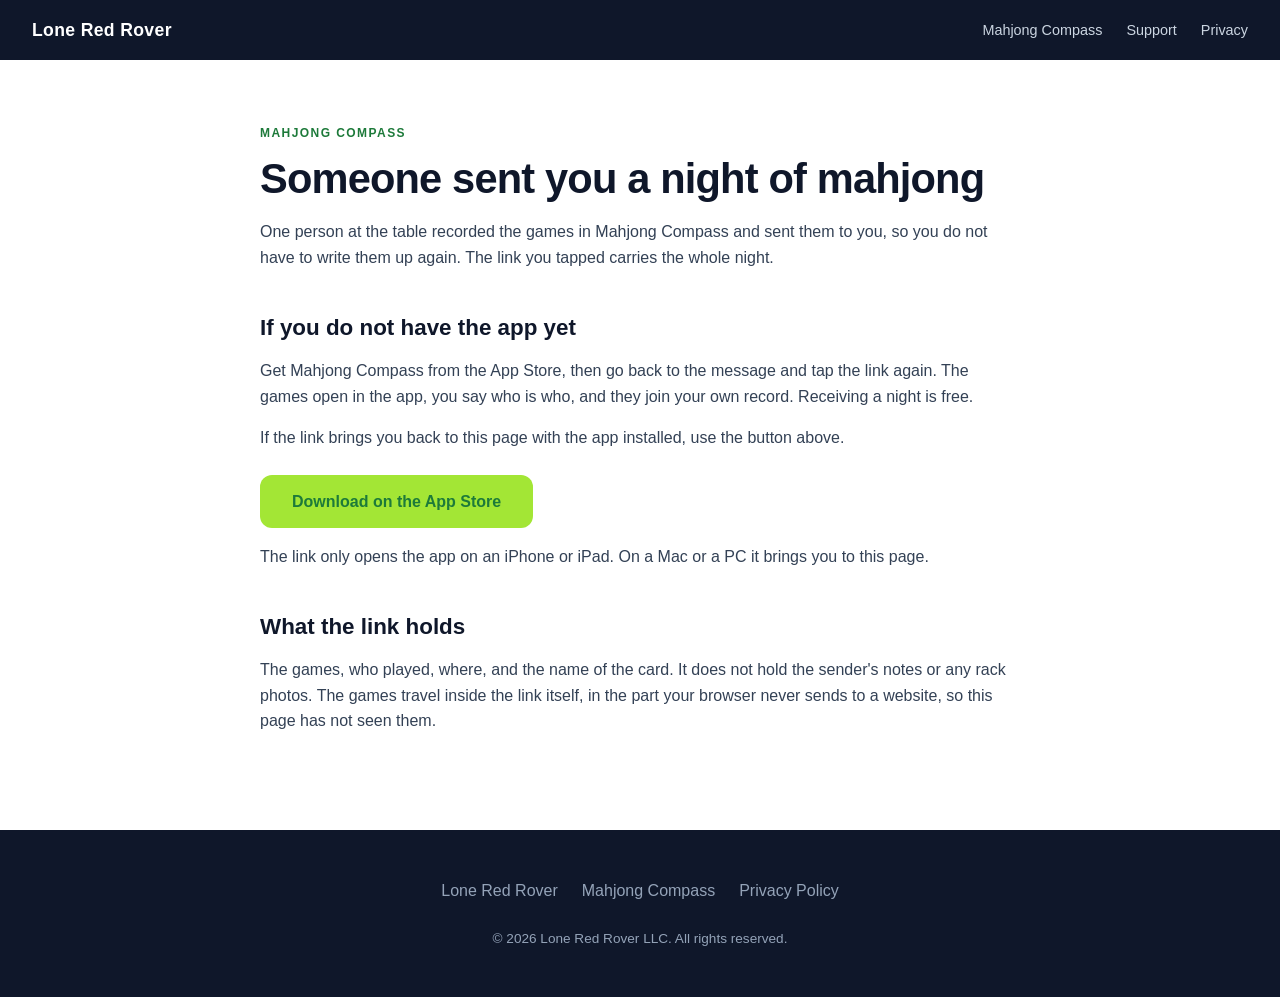
<file: mahjong-compass/session/index.html>
<!DOCTYPE html>
<html lang="en">
<head>
  <meta charset="UTF-8">
  <meta name="viewport" content="width=device-width, initial-scale=1.0">
  <title>A Night of Mahjong, Sent to You | Mahjong Compass</title>
  <meta name="description" content="Someone recorded a night of mahjong in Mahjong Compass and sent it to you. Open the link on an iPhone or iPad with the app to add the games to your own record.">
  <meta name="robots" content="noindex">
  <meta property="og:title" content="A night of mahjong, sent to you">
  <meta property="og:description" content="Tap to add these games to your own record in Mahjong Compass.">
  <meta property="og:image" content="https://www.loneredrover.com/images/mahjong-icon.png">
  <meta property="og:type" content="website">
  <link rel="stylesheet" href="../../css/style.css">
</head>
<body>

<nav>
  <a class="nav-logo" href="../../">

    Lone Red Rover
  </a>
  <div class="nav-links">
    <a href="../">Mahjong Compass</a>
    <a href="../support.html">Support</a>
    <a href="../privacy.html">Privacy</a>
  </div>
</nav>

<section style="padding-top: 4rem;">
  <div class="prose">
    <div class="section-label">Mahjong Compass</div>
    <h1 class="section-title">Someone sent you a night of mahjong</h1>
    <p>One person at the table recorded the games in Mahjong Compass and sent them to you, so you do not have to write them up again. The link you tapped carries the whole night.</p>

    <div id="open-here" hidden>
      <h2>If you have the app</h2>
      <p>This page is holding the night you were sent. Tap below and it opens in Mahjong Compass on this iPhone or iPad. If nothing happens, the app is not installed yet.</p>
      <p><a id="open-app" href="#" class="btn btn-primary" style="display:inline-block; margin-top: .5rem;">Open in Mahjong Compass</a></p>
    </div>

    <h2>If you do not have the app yet</h2>
    <p>Get Mahjong Compass from the App Store, then go back to the message and tap the link again. The games open in the app, you say who is who, and they join your own record. Receiving a night is free.</p>
    <p>If the link brings you back to this page with the app installed, use the button above.</p>
    <p><a href="https://apps.apple.com/app/id6809415246?ct=website-session" class="btn btn-primary" style="display:inline-block; margin-top: .5rem;" target="_blank" rel="noopener">Download on the App Store</a></p>

    <p>The link only opens the app on an iPhone or iPad. On a Mac or a PC it brings you to this page.</p>

    <h2>What the link holds</h2>
    <p>The games, who played, where, and the name of the card. It does not hold the sender's notes or any rack photos. The games travel inside the link itself, in the part your browser never sends to a website, so this page has not seen them.</p>
  </div>
</section>

<footer>
  <div class="footer-links">
    <a href="../../">Lone Red Rover</a>
    <a href="../">Mahjong Compass</a>
    <a href="../privacy.html">Privacy Policy</a>
  </div>
  <div class="footer-copy">&copy; 2026 Lone Red Rover LLC. All rights reserved.</div>
</footer>

<!--
  The only script on the site. The session is in the part of the address
  after the #, which never reaches the server, so the page itself has to be
  the one to pass it to the app. Nothing here sends it anywhere else.
-->
<script>
  (function () {
    var session = window.location.hash.slice(1);
    if (!session) { return; }
    document.getElementById('open-app').href =
      'mahjongcompass://session?d=' + encodeURIComponent(session);
    document.getElementById('open-here').hidden = false;
  })();
</script>

</body>
</html>
</file>
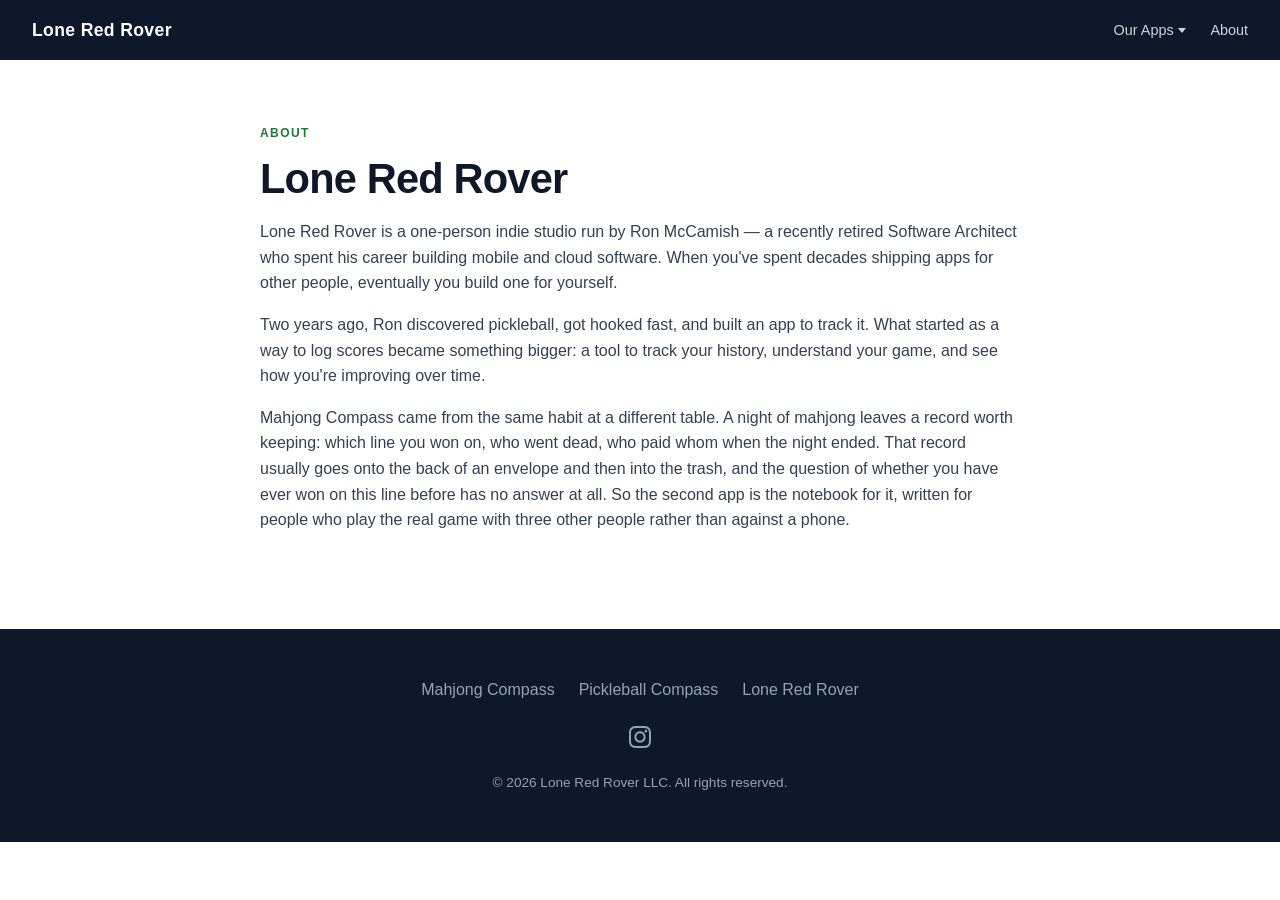
<file: about.html>
<!DOCTYPE html>
<html lang="en">
<head>
  <meta charset="UTF-8">
  <meta name="viewport" content="width=device-width, initial-scale=1.0">
  <title>About — Lone Red Rover</title>
  <meta name="description" content="Lone Red Rover is a one-person indie studio run by Ron McCamish, building focused apps for players who want to understand their game.">
  <link rel="stylesheet" href="css/style.css">
</head>
<body>

<nav>
  <a class="nav-logo" href="/">
    Lone Red Rover
  </a>
  <div class="nav-links">
    <div class="nav-menu">
      <button type="button" class="nav-menu-btn" aria-haspopup="true">Our Apps</button>
      <div class="nav-menu-list">
        <a href="mahjong-compass/">Mahjong Compass</a>
        <a href="pickleball-compass/">Pickleball Compass</a>
      </div>
    </div>
    <a href="about.html">About</a>
  </div>
</nav>

<section style="padding-top: 4rem;">
  <div class="prose">
    <div class="section-label">About</div>
    <h1 class="section-title">Lone Red Rover</h1>

    <p>Lone Red Rover is a one-person indie studio run by Ron McCamish — a recently retired Software Architect who spent his career building mobile and cloud software. When you've spent decades shipping apps for other people, eventually you build one for yourself.</p>

    <p>Two years ago, Ron discovered pickleball, got hooked fast, and built an app to track it. What started as a way to log scores became something bigger: a tool to track your history, understand your game, and see how you're improving over time.</p>

    <p>Mahjong Compass came from the same habit at a different table. A night of mahjong leaves a record worth keeping: which line you won on, who went dead, who paid whom when the night ended. That record usually goes onto the back of an envelope and then into the trash, and the question of whether you have ever won on this line before has no answer at all. So the second app is the notebook for it, written for people who play the real game with three other people rather than against a phone.</p>

  </div>
</section>

<footer>
  <div class="footer-links">
    <a href="mahjong-compass/">Mahjong Compass</a>
    <a href="pickleball-compass/">Pickleball Compass</a>
    <a href="/">Lone Red Rover</a>
  </div>
  <div class="footer-social">
    <a href="https://www.instagram.com/loneredroverapps/" target="_blank" rel="noopener" aria-label="Lone Red Rover on Instagram">
      <svg viewBox="0 0 24 24" width="22" height="22" role="img" aria-hidden="true"><path d="M12 0C8.74 0 8.333.015 7.053.072 5.775.132 4.905.333 4.14.63c-.789.306-1.459.717-2.126 1.384S.935 3.35.63 4.14.333 4.905.131 5.775.072 7.053.012 8.333 0 8.74 0 12s.015 3.667.072 4.947c.06 1.277.261 2.148.558 2.913.306.788.717 1.459 1.384 2.126.667.666 1.336 1.079 2.126 1.384.766.296 1.636.499 2.913.558C8.333 23.988 8.74 24 12 24s3.667-.015 4.947-.072c1.277-.06 2.148-.262 2.913-.558.788-.306 1.459-.718 2.126-1.384.666-.667 1.079-1.335 1.384-2.126.296-.765.499-1.636.558-2.913.06-1.28.072-1.687.072-4.947s-.015-3.667-.072-4.947c-.06-1.277-.262-2.149-.558-2.913-.306-.789-.718-1.459-1.384-2.126C21.319 1.347 20.651.935 19.86.63c-.765-.297-1.636-.499-2.913-.558C15.667.012 15.26 0 12 0zm0 2.16c3.203 0 3.585.016 4.85.071 1.17.055 1.805.249 2.227.415.562.217.96.477 1.382.896.419.42.679.819.896 1.381.164.422.36 1.057.413 2.227.057 1.266.07 1.646.07 4.85s-.015 3.585-.074 4.85c-.061 1.17-.256 1.805-.421 2.227-.224.562-.479.96-.899 1.382-.419.419-.824.679-1.38.896-.42.164-1.065.36-2.235.413-1.274.057-1.649.07-4.859.07-3.211 0-3.586-.015-4.859-.074-1.171-.061-1.816-.256-2.236-.421-.569-.224-.96-.479-1.379-.899-.421-.419-.69-.824-.9-1.38-.165-.42-.359-1.065-.42-2.235-.045-1.26-.061-1.649-.061-4.844 0-3.196.016-3.586.061-4.861.061-1.17.255-1.814.42-2.234.21-.57.479-.96.9-1.381.419-.419.81-.689 1.379-.898.42-.166 1.051-.361 2.221-.421 1.275-.045 1.65-.06 4.859-.06l.045.03zm0 3.678c-3.405 0-6.162 2.76-6.162 6.162 0 3.405 2.76 6.162 6.162 6.162 3.405 0 6.162-2.76 6.162-6.162 0-3.405-2.76-6.162-6.162-6.162zM12 16c-2.21 0-4-1.79-4-4s1.79-4 4-4 4 1.79 4 4-1.79 4-4 4zm7.846-10.405c0 .795-.646 1.44-1.44 1.44-.795 0-1.44-.646-1.44-1.44 0-.794.646-1.439 1.44-1.439.793-.001 1.44.645 1.44 1.439z"/></svg>
    </a>
  </div>
  <div class="footer-copy">&copy; 2026 Lone Red Rover LLC. All rights reserved.</div>
</footer>

</body>
</html>
</file>
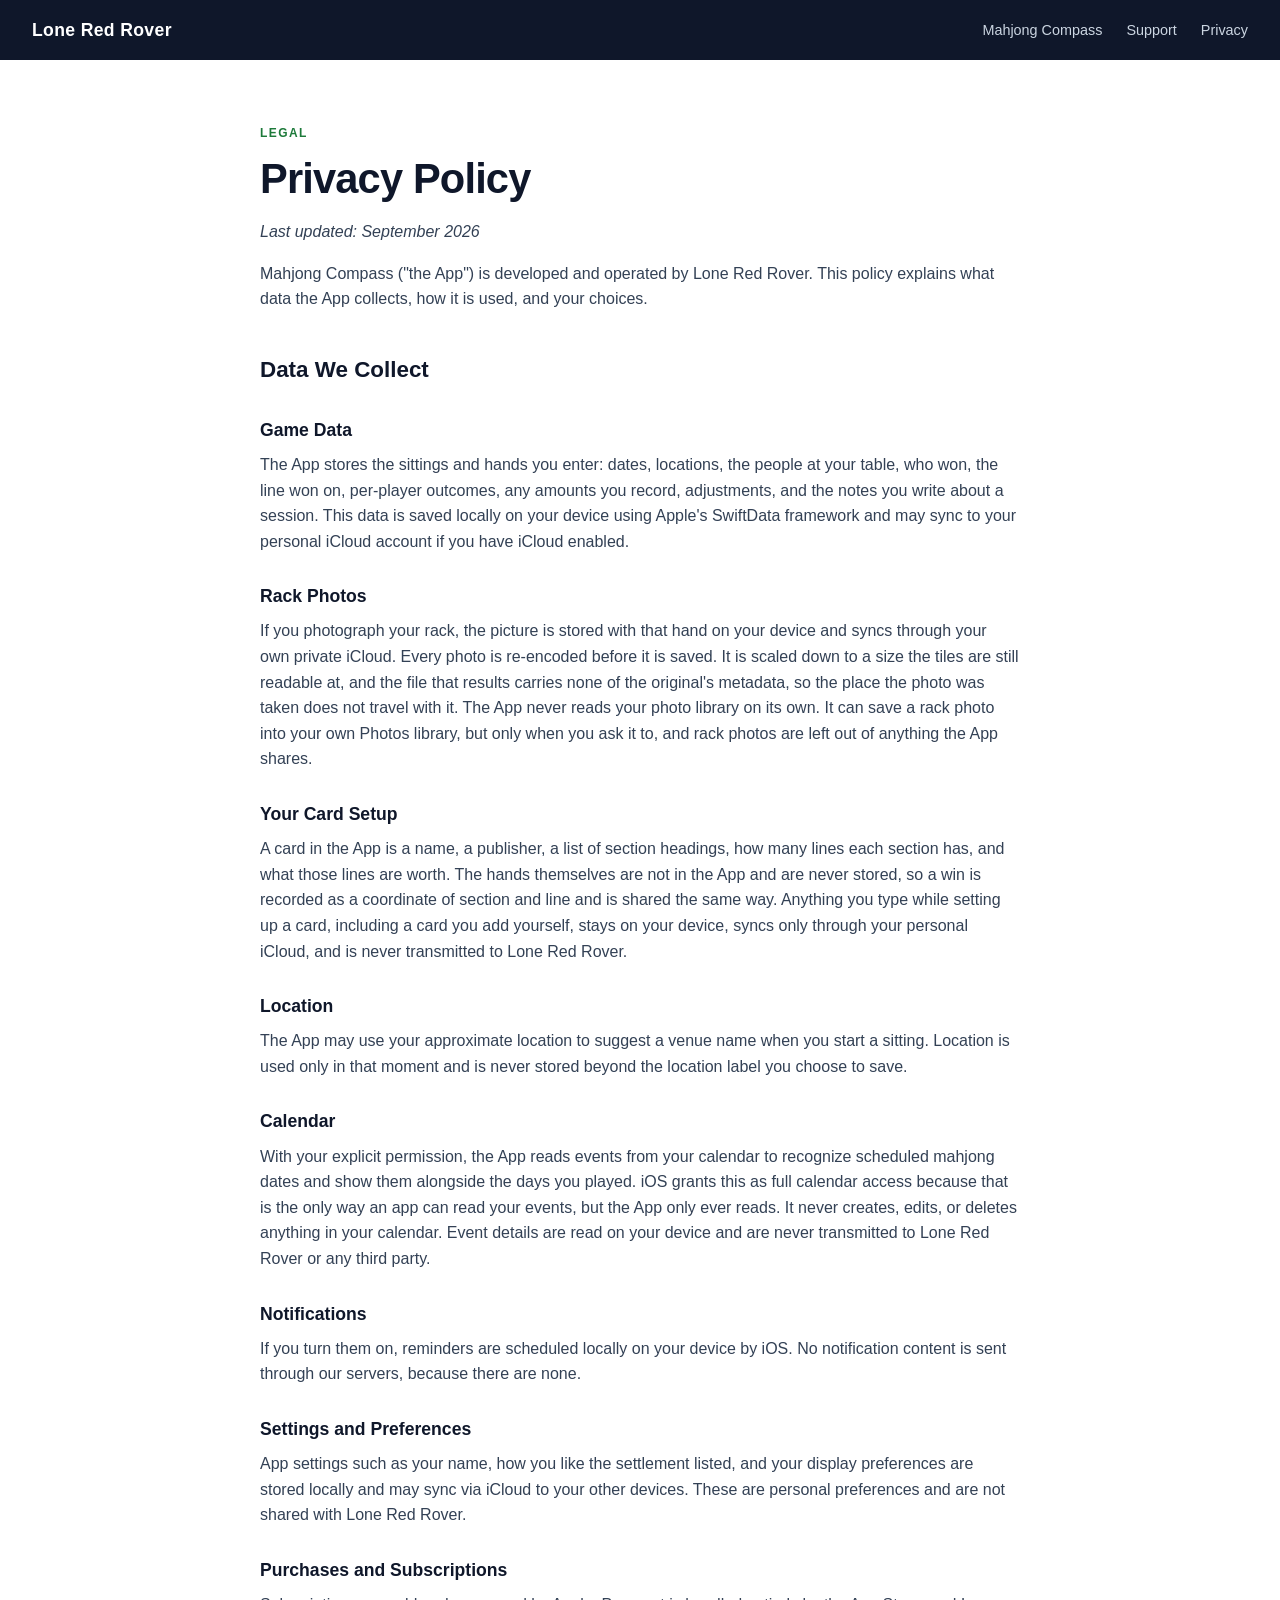
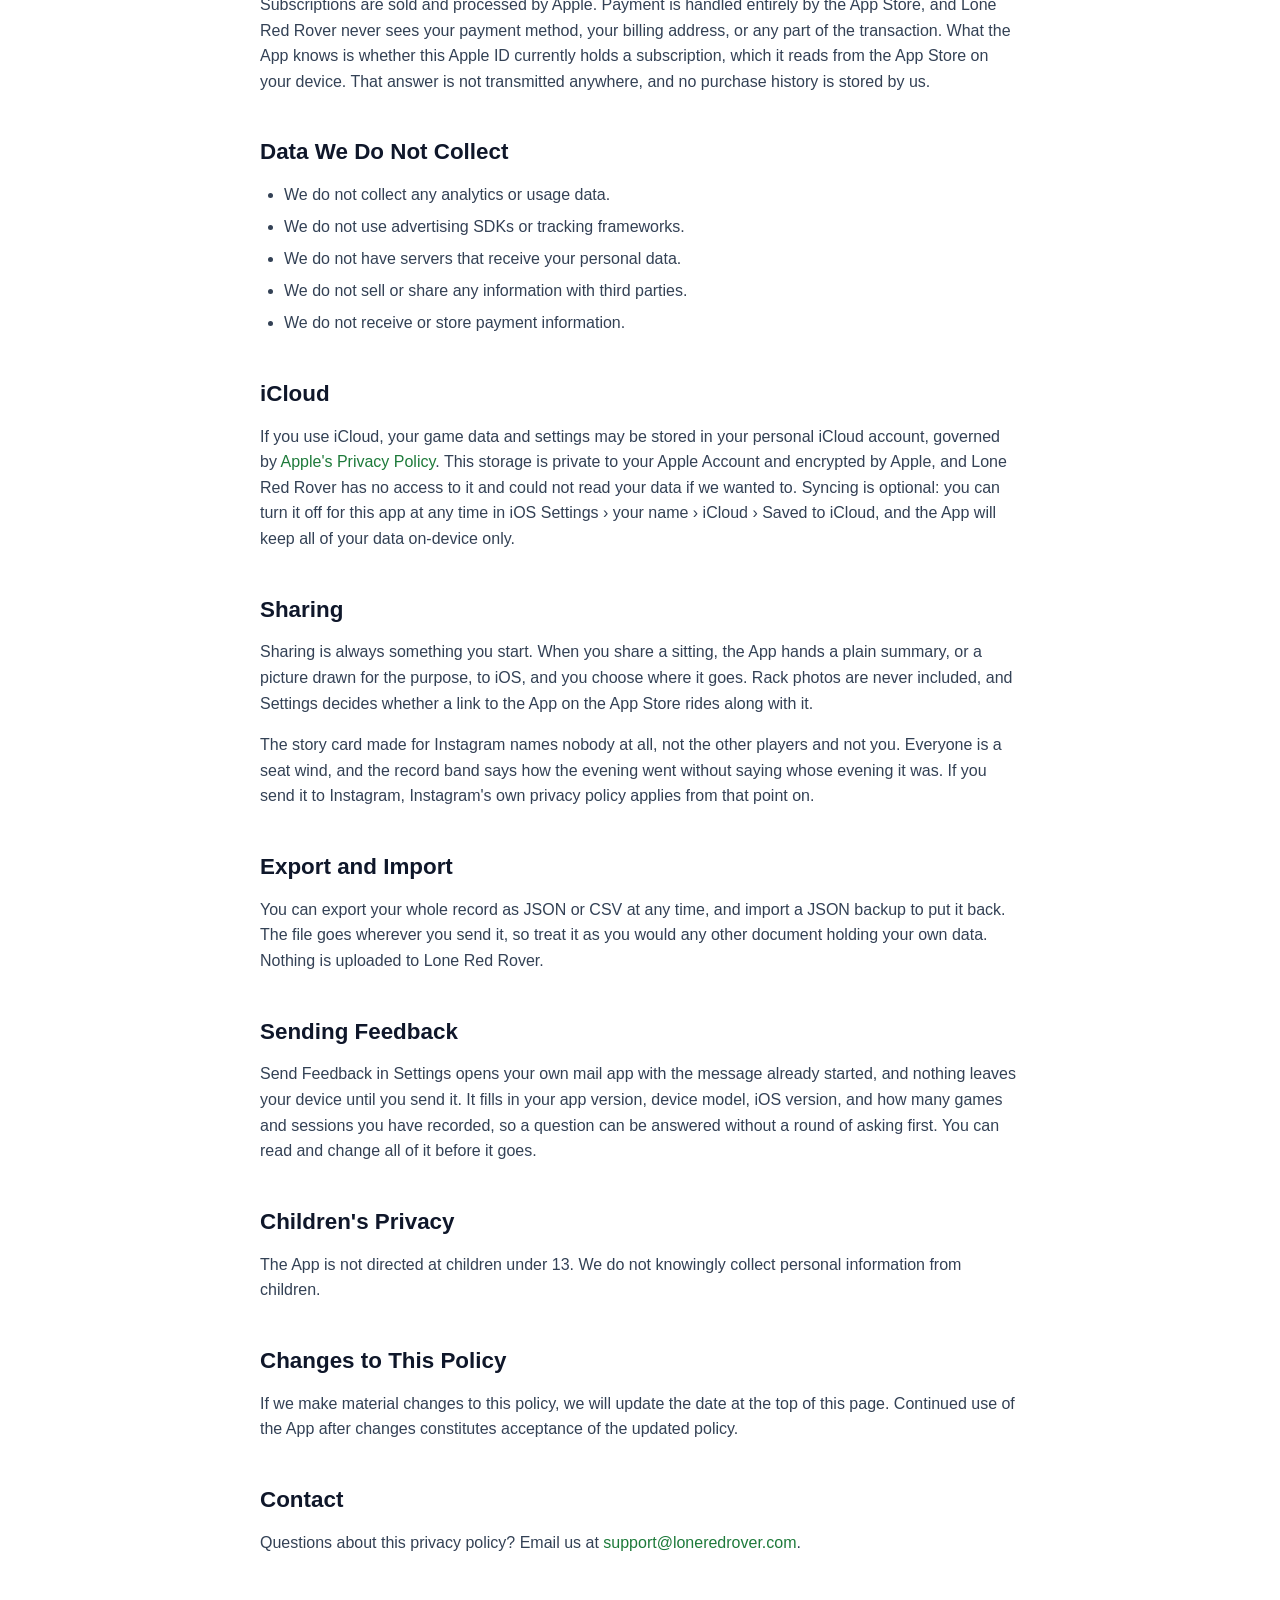
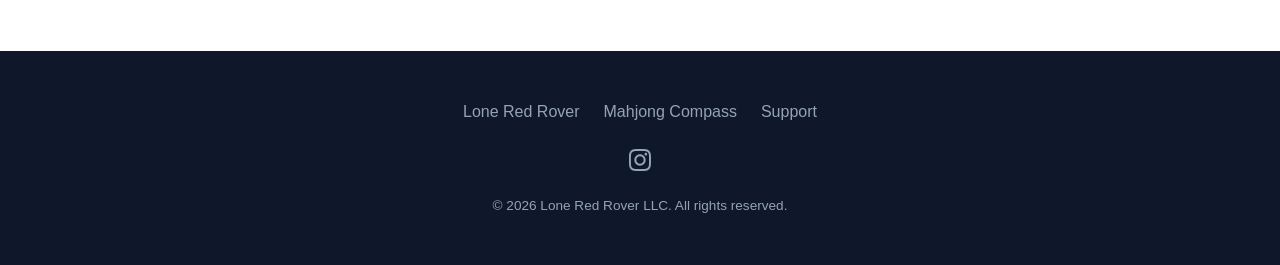
<file: mahjong-compass/privacy.html>
<!DOCTYPE html>
<html lang="en">
<head>
  <meta charset="UTF-8">
  <meta name="viewport" content="width=device-width, initial-scale=1.0">
  <title>Privacy Policy | Mahjong Compass</title>
  <link rel="stylesheet" href="../css/style.css">
</head>
<body>

<nav>
  <a class="nav-logo" href="../">

    Lone Red Rover
  </a>
  <div class="nav-links">
    <a href="./">Mahjong Compass</a>
    <a href="support.html">Support</a>
    <a href="privacy.html">Privacy</a>
  </div>
</nav>

<section style="padding-top: 4rem;">
  <div class="prose">
    <div class="section-label">Legal</div>
    <h1 class="section-title">Privacy Policy</h1>
    <p><em>Last updated: September 2026</em></p>

    <p>Mahjong Compass ("the App") is developed and operated by Lone Red Rover. This policy explains what data the App collects, how it is used, and your choices.</p>

    <h2>Data We Collect</h2>

    <h3>Game Data</h3>
    <p>The App stores the sittings and hands you enter: dates, locations, the people at your table, who won, the line won on, per-player outcomes, any amounts you record, adjustments, and the notes you write about a session. This data is saved locally on your device using Apple's SwiftData framework and may sync to your personal iCloud account if you have iCloud enabled.</p>

    <h3>Rack Photos</h3>
    <p>If you photograph your rack, the picture is stored with that hand on your device and syncs through your own private iCloud. Every photo is re-encoded before it is saved. It is scaled down to a size the tiles are still readable at, and the file that results carries none of the original's metadata, so the place the photo was taken does not travel with it. The App never reads your photo library on its own. It can save a rack photo into your own Photos library, but only when you ask it to, and rack photos are left out of anything the App shares.</p>

    <h3>Your Card Setup</h3>
    <p>A card in the App is a name, a publisher, a list of section headings, how many lines each section has, and what those lines are worth. The hands themselves are not in the App and are never stored, so a win is recorded as a coordinate of section and line and is shared the same way. Anything you type while setting up a card, including a card you add yourself, stays on your device, syncs only through your personal iCloud, and is never transmitted to Lone Red Rover.</p>

    <h3>Location</h3>
    <p>The App may use your approximate location to suggest a venue name when you start a sitting. Location is used only in that moment and is never stored beyond the location label you choose to save.</p>

    <h3>Calendar</h3>
    <p>With your explicit permission, the App reads events from your calendar to recognize scheduled mahjong dates and show them alongside the days you played. iOS grants this as full calendar access because that is the only way an app can read your events, but the App only ever reads. It never creates, edits, or deletes anything in your calendar. Event details are read on your device and are never transmitted to Lone Red Rover or any third party.</p>

    <h3>Notifications</h3>
    <p>If you turn them on, reminders are scheduled locally on your device by iOS. No notification content is sent through our servers, because there are none.</p>

    <h3>Settings and Preferences</h3>
    <p>App settings such as your name, how you like the settlement listed, and your display preferences are stored locally and may sync via iCloud to your other devices. These are personal preferences and are not shared with Lone Red Rover.</p>

    <h3>Purchases and Subscriptions</h3>
    <p>Subscriptions are sold and processed by Apple. Payment is handled entirely by the App Store, and Lone Red Rover never sees your payment method, your billing address, or any part of the transaction. What the App knows is whether this Apple ID currently holds a subscription, which it reads from the App Store on your device. That answer is not transmitted anywhere, and no purchase history is stored by us.</p>

    <h2>Data We Do Not Collect</h2>
    <ul>
      <li>We do not collect any analytics or usage data.</li>
      <li>We do not use advertising SDKs or tracking frameworks.</li>
      <li>We do not have servers that receive your personal data.</li>
      <li>We do not sell or share any information with third parties.</li>
      <li>We do not receive or store payment information.</li>
    </ul>

    <h2>iCloud</h2>
    <p>If you use iCloud, your game data and settings may be stored in your personal iCloud account, governed by <a href="https://www.apple.com/legal/privacy/" target="_blank">Apple's Privacy Policy</a>. This storage is private to your Apple Account and encrypted by Apple, and Lone Red Rover has no access to it and could not read your data if we wanted to. Syncing is optional: you can turn it off for this app at any time in iOS Settings &rsaquo; your name &rsaquo; iCloud &rsaquo; Saved to iCloud, and the App will keep all of your data on-device only.</p>

    <h2>Sharing</h2>
    <p>Sharing is always something you start. When you share a sitting, the App hands a plain summary, or a picture drawn for the purpose, to iOS, and you choose where it goes. Rack photos are never included, and Settings decides whether a link to the App on the App Store rides along with it.</p>
    <p>The story card made for Instagram names nobody at all, not the other players and not you. Everyone is a seat wind, and the record band says how the evening went without saying whose evening it was. If you send it to Instagram, Instagram's own privacy policy applies from that point on.</p>

    <h2>Export and Import</h2>
    <p>You can export your whole record as JSON or CSV at any time, and import a JSON backup to put it back. The file goes wherever you send it, so treat it as you would any other document holding your own data. Nothing is uploaded to Lone Red Rover.</p>

    <h2>Sending Feedback</h2>
    <p>Send Feedback in Settings opens your own mail app with the message already started, and nothing leaves your device until you send it. It fills in your app version, device model, iOS version, and how many games and sessions you have recorded, so a question can be answered without a round of asking first. You can read and change all of it before it goes.</p>

    <h2>Children's Privacy</h2>
    <p>The App is not directed at children under 13. We do not knowingly collect personal information from children.</p>

    <h2>Changes to This Policy</h2>
    <p>If we make material changes to this policy, we will update the date at the top of this page. Continued use of the App after changes constitutes acceptance of the updated policy.</p>

    <h2>Contact</h2>
    <p>Questions about this privacy policy? Email us at <a href="mailto:support@loneredrover.com">support@loneredrover.com</a>.</p>
  </div>
</section>

<footer>
  <div class="footer-links">
    <a href="../">Lone Red Rover</a>
    <a href="./">Mahjong Compass</a>
    <a href="support.html">Support</a>
  </div>
  <div class="footer-social">
    <a href="https://www.instagram.com/loneredroverapps/" target="_blank" rel="noopener" aria-label="Lone Red Rover on Instagram">
      <svg viewBox="0 0 24 24" width="22" height="22" role="img" aria-hidden="true"><path d="M12 0C8.74 0 8.333.015 7.053.072 5.775.132 4.905.333 4.14.63c-.789.306-1.459.717-2.126 1.384S.935 3.35.63 4.14.333 4.905.131 5.775.072 7.053.012 8.333 0 8.74 0 12s.015 3.667.072 4.947c.06 1.277.261 2.148.558 2.913.306.788.717 1.459 1.384 2.126.667.666 1.336 1.079 2.126 1.384.766.296 1.636.499 2.913.558C8.333 23.988 8.74 24 12 24s3.667-.015 4.947-.072c1.277-.06 2.148-.262 2.913-.558.788-.306 1.459-.718 2.126-1.384.666-.667 1.079-1.335 1.384-2.126.296-.765.499-1.636.558-2.913.06-1.28.072-1.687.072-4.947s-.015-3.667-.072-4.947c-.06-1.277-.262-2.149-.558-2.913-.306-.789-.718-1.459-1.384-2.126C21.319 1.347 20.651.935 19.86.63c-.765-.297-1.636-.499-2.913-.558C15.667.012 15.26 0 12 0zm0 2.16c3.203 0 3.585.016 4.85.071 1.17.055 1.805.249 2.227.415.562.217.96.477 1.382.896.419.42.679.819.896 1.381.164.422.36 1.057.413 2.227.057 1.266.07 1.646.07 4.85s-.015 3.585-.074 4.85c-.061 1.17-.256 1.805-.421 2.227-.224.562-.479.96-.899 1.382-.419.419-.824.679-1.38.896-.42.164-1.065.36-2.235.413-1.274.057-1.649.07-4.859.07-3.211 0-3.586-.015-4.859-.074-1.171-.061-1.816-.256-2.236-.421-.569-.224-.96-.479-1.379-.899-.421-.419-.69-.824-.9-1.38-.165-.42-.359-1.065-.42-2.235-.045-1.26-.061-1.649-.061-4.844 0-3.196.016-3.586.061-4.861.061-1.17.255-1.814.42-2.234.21-.57.479-.96.9-1.381.419-.419.81-.689 1.379-.898.42-.166 1.051-.361 2.221-.421 1.275-.045 1.65-.06 4.859-.06l.045.03zm0 3.678c-3.405 0-6.162 2.76-6.162 6.162 0 3.405 2.76 6.162 6.162 6.162 3.405 0 6.162-2.76 6.162-6.162 0-3.405-2.76-6.162-6.162-6.162zM12 16c-2.21 0-4-1.79-4-4s1.79-4 4-4 4 1.79 4 4-1.79 4-4 4zm7.846-10.405c0 .795-.646 1.44-1.44 1.44-.795 0-1.44-.646-1.44-1.44 0-.794.646-1.439 1.44-1.439.793-.001 1.44.645 1.44 1.439z"/></svg>
    </a>
  </div>
  <div class="footer-copy">&copy; 2026 Lone Red Rover LLC. All rights reserved.</div>
</footer>

</body>
</html>
</file>
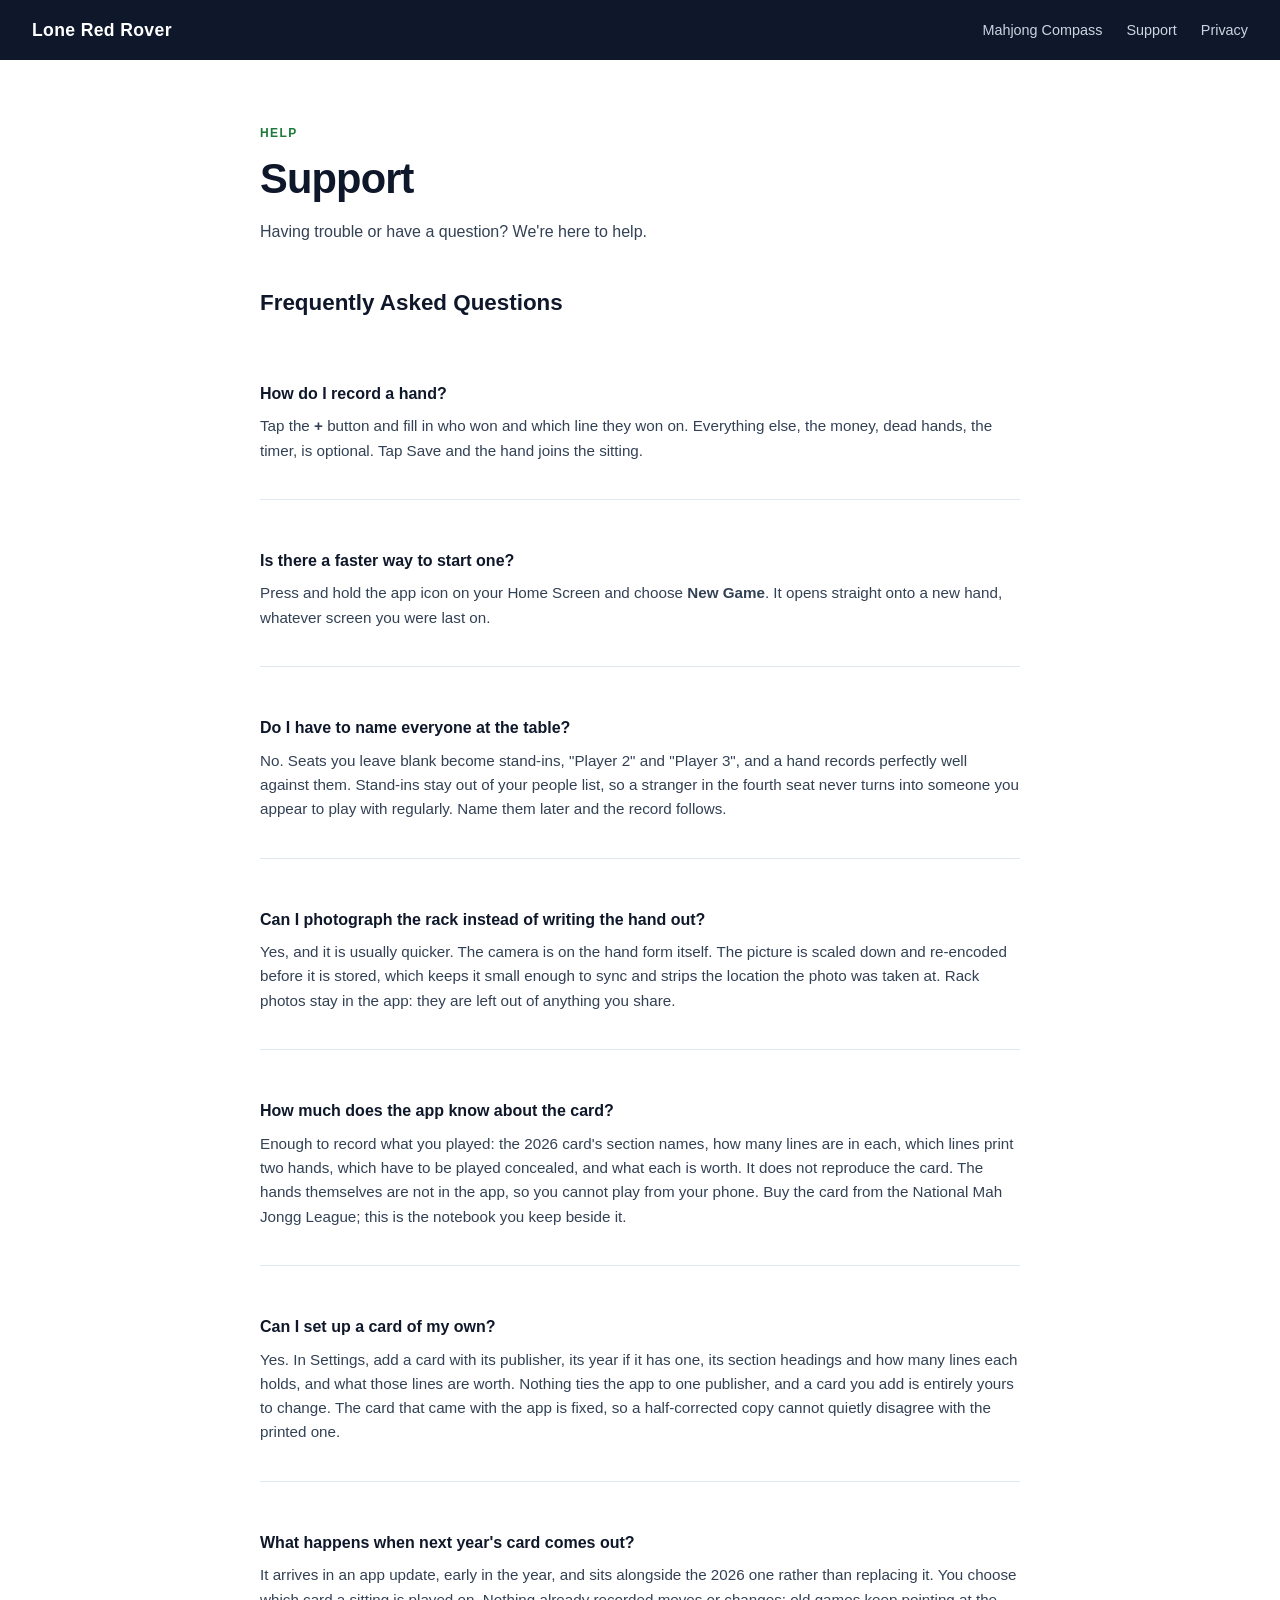
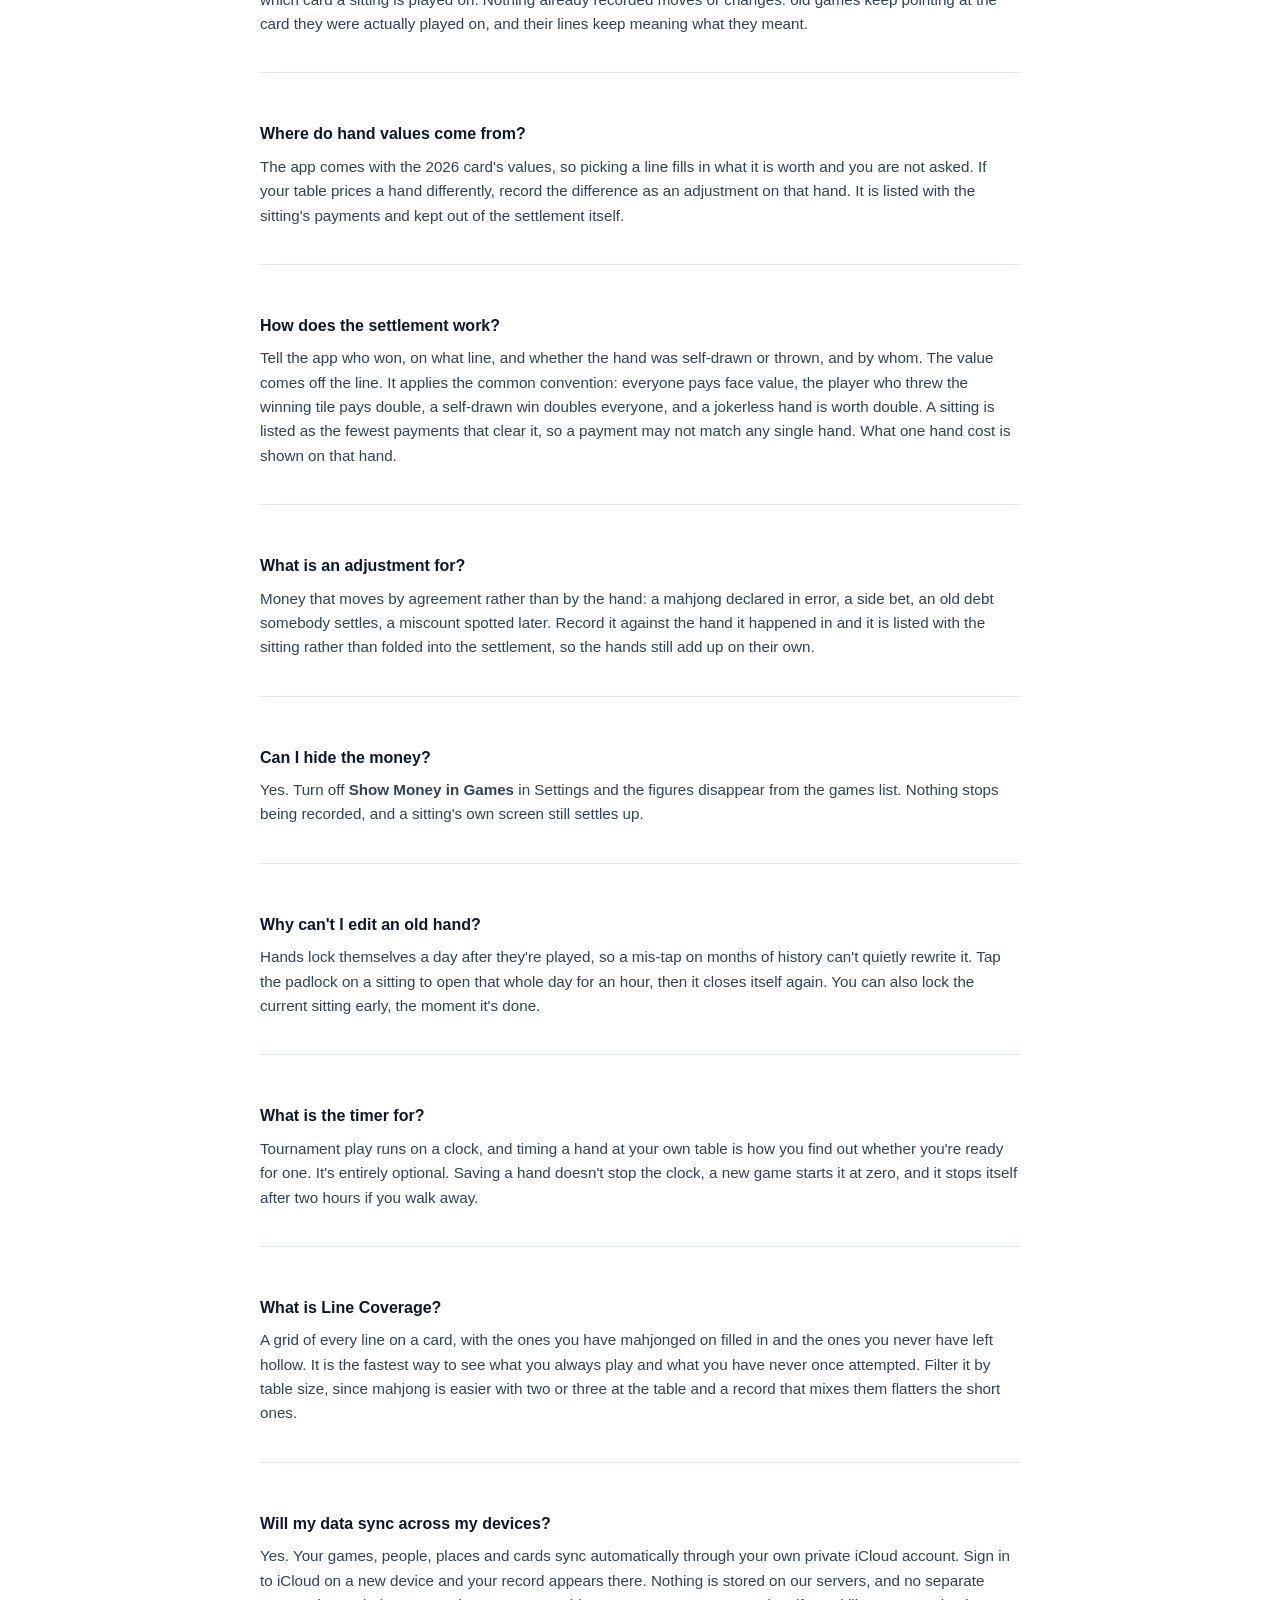
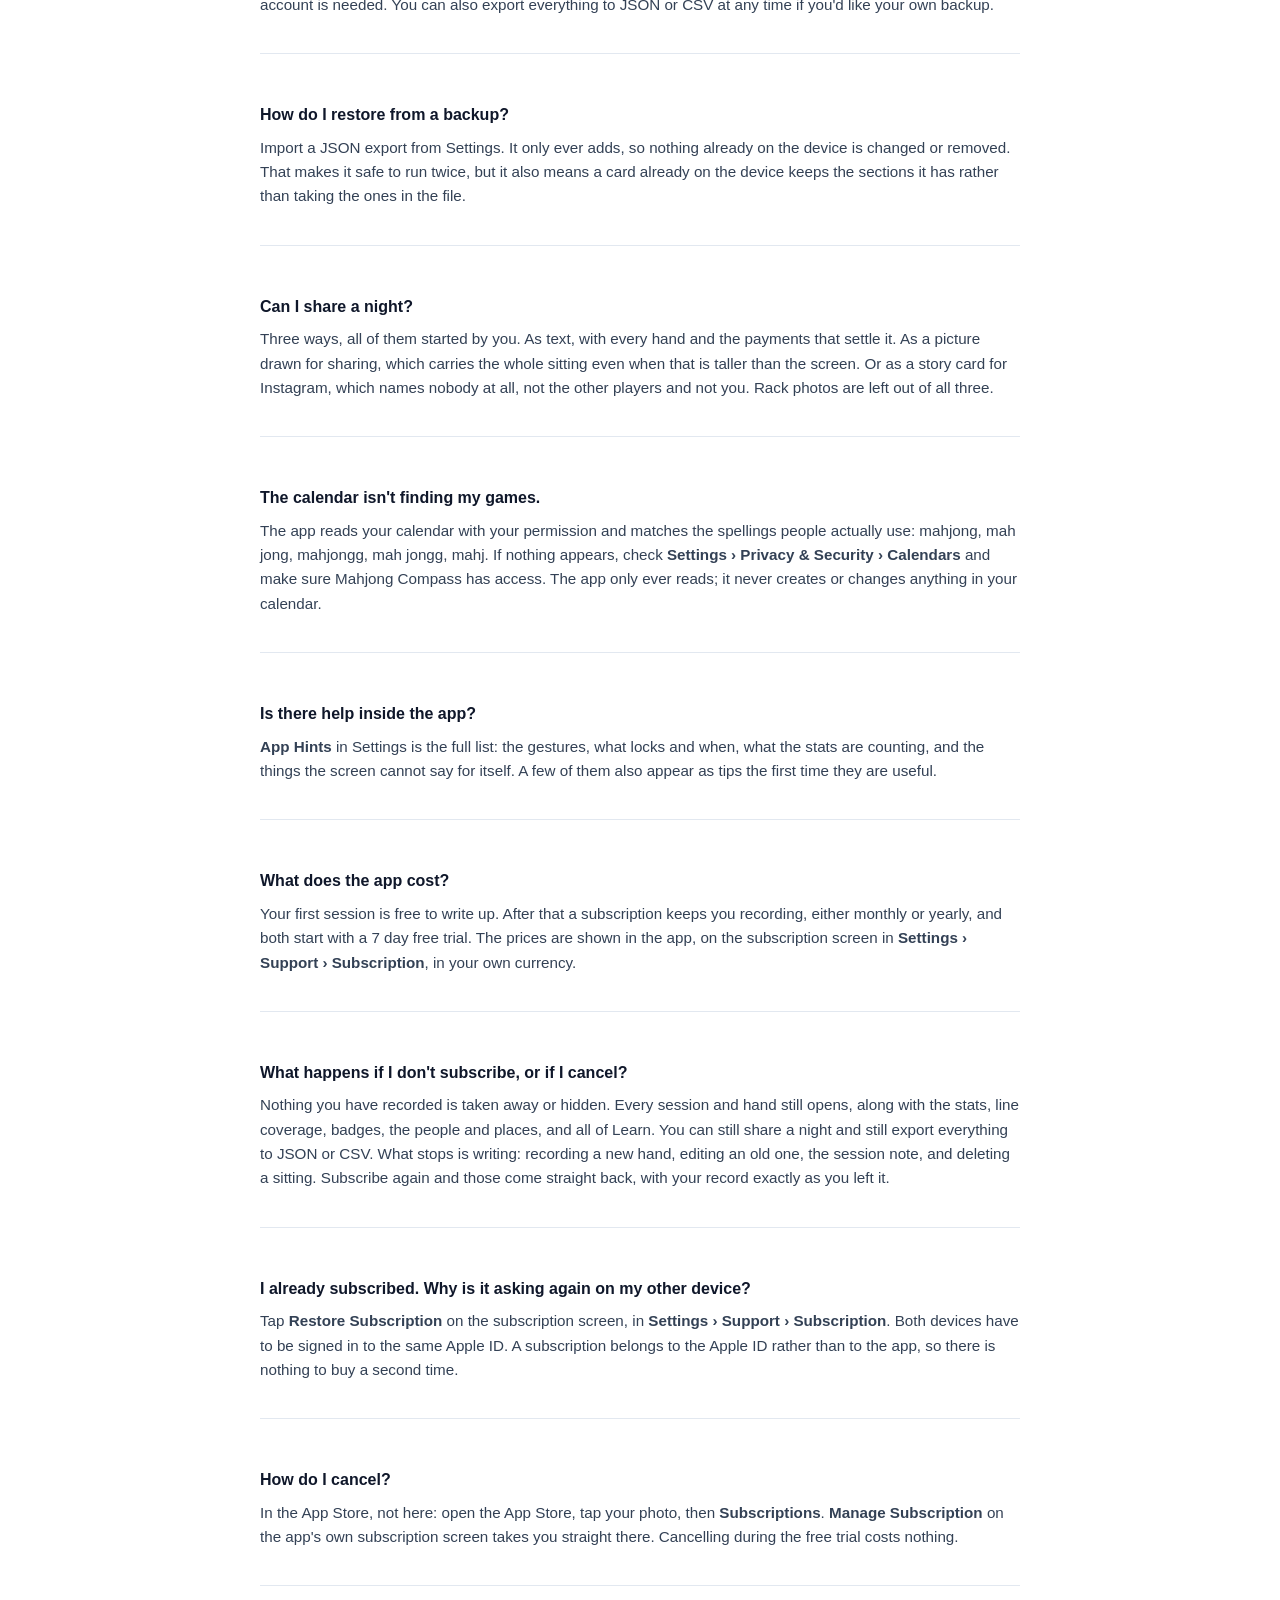
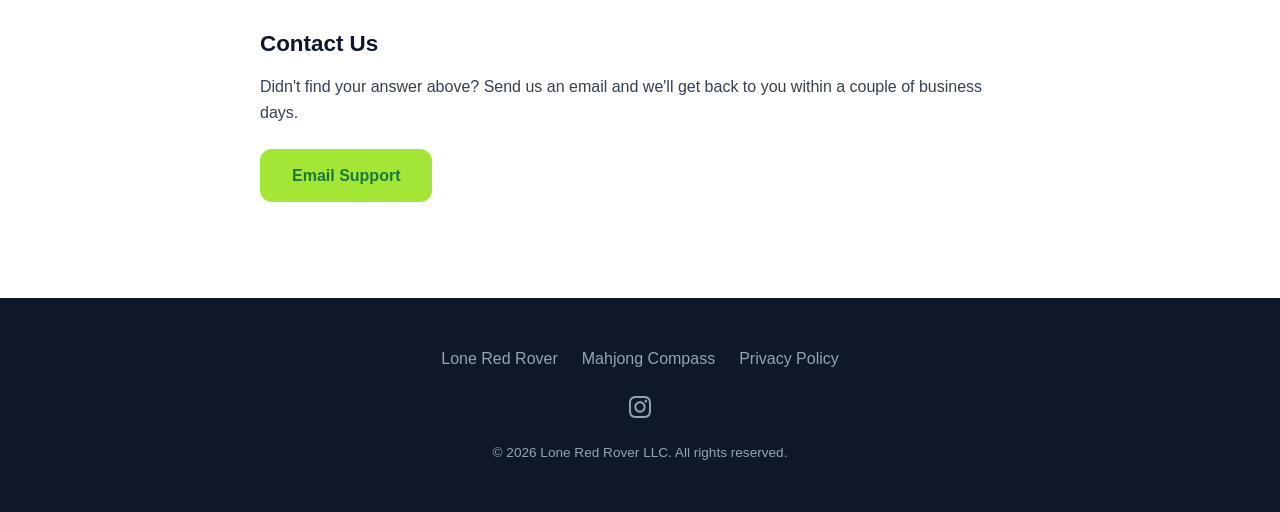
<file: mahjong-compass/support.html>
<!DOCTYPE html>
<html lang="en">
<head>
  <meta charset="UTF-8">
  <meta name="viewport" content="width=device-width, initial-scale=1.0">
  <title>Support | Mahjong Compass</title>
  <link rel="stylesheet" href="../css/style.css">
</head>
<body>

<nav>
  <a class="nav-logo" href="../">

    Lone Red Rover
  </a>
  <div class="nav-links">
    <a href="./">Mahjong Compass</a>
    <a href="support.html">Support</a>
    <a href="privacy.html">Privacy</a>
  </div>
</nav>

<section style="padding-top: 4rem;">
  <div class="prose">
    <div class="section-label">Help</div>
    <h1 class="section-title">Support</h1>
    <p>Having trouble or have a question? We're here to help.</p>

    <h2>Frequently Asked Questions</h2>

    <div class="faq-item">
      <h3>How do I record a hand?</h3>
      <p>Tap the <strong>+</strong> button and fill in who won and which line they won on. Everything else, the money, dead hands, the timer, is optional. Tap Save and the hand joins the sitting.</p>
    </div>

    <div class="faq-item">
      <h3>Is there a faster way to start one?</h3>
      <p>Press and hold the app icon on your Home Screen and choose <strong>New Game</strong>. It opens straight onto a new hand, whatever screen you were last on.</p>
    </div>

    <div class="faq-item">
      <h3>Do I have to name everyone at the table?</h3>
      <p>No. Seats you leave blank become stand-ins, "Player 2" and "Player 3", and a hand records perfectly well against them. Stand-ins stay out of your people list, so a stranger in the fourth seat never turns into someone you appear to play with regularly. Name them later and the record follows.</p>
    </div>

    <div class="faq-item">
      <h3>Can I photograph the rack instead of writing the hand out?</h3>
      <p>Yes, and it is usually quicker. The camera is on the hand form itself. The picture is scaled down and re-encoded before it is stored, which keeps it small enough to sync and strips the location the photo was taken at. Rack photos stay in the app: they are left out of anything you share.</p>
    </div>

    <div class="faq-item">
      <h3>How much does the app know about the card?</h3>
      <p>Enough to record what you played: the 2026 card's section names, how many lines are in each, which lines print two hands, which have to be played concealed, and what each is worth. It does not reproduce the card. The hands themselves are not in the app, so you cannot play from your phone. Buy the card from the National Mah Jongg League; this is the notebook you keep beside it.</p>
    </div>

    <div class="faq-item">
      <h3>Can I set up a card of my own?</h3>
      <p>Yes. In Settings, add a card with its publisher, its year if it has one, its section headings and how many lines each holds, and what those lines are worth. Nothing ties the app to one publisher, and a card you add is entirely yours to change. The card that came with the app is fixed, so a half-corrected copy cannot quietly disagree with the printed one.</p>
    </div>

    <div class="faq-item">
      <h3>What happens when next year's card comes out?</h3>
      <p>It arrives in an app update, early in the year, and sits alongside the 2026 one rather than replacing it. You choose which card a sitting is played on. Nothing already recorded moves or changes: old games keep pointing at the card they were actually played on, and their lines keep meaning what they meant.</p>
    </div>

    <div class="faq-item">
      <h3>Where do hand values come from?</h3>
      <p>The app comes with the 2026 card's values, so picking a line fills in what it is worth and you are not asked. If your table prices a hand differently, record the difference as an adjustment on that hand. It is listed with the sitting's payments and kept out of the settlement itself.</p>
    </div>

    <div class="faq-item">
      <h3>How does the settlement work?</h3>
      <p>Tell the app who won, on what line, and whether the hand was self-drawn or thrown, and by whom. The value comes off the line. It applies the common convention: everyone pays face value, the player who threw the winning tile pays double, a self-drawn win doubles everyone, and a jokerless hand is worth double. A sitting is listed as the fewest payments that clear it, so a payment may not match any single hand. What one hand cost is shown on that hand.</p>
    </div>

    <div class="faq-item">
      <h3>What is an adjustment for?</h3>
      <p>Money that moves by agreement rather than by the hand: a mahjong declared in error, a side bet, an old debt somebody settles, a miscount spotted later. Record it against the hand it happened in and it is listed with the sitting rather than folded into the settlement, so the hands still add up on their own.</p>
    </div>

    <div class="faq-item">
      <h3>Can I hide the money?</h3>
      <p>Yes. Turn off <strong>Show Money in Games</strong> in Settings and the figures disappear from the games list. Nothing stops being recorded, and a sitting's own screen still settles up.</p>
    </div>

    <div class="faq-item">
      <h3>Why can't I edit an old hand?</h3>
      <p>Hands lock themselves a day after they're played, so a mis-tap on months of history can't quietly rewrite it. Tap the padlock on a sitting to open that whole day for an hour, then it closes itself again. You can also lock the current sitting early, the moment it's done.</p>
    </div>

    <div class="faq-item">
      <h3>What is the timer for?</h3>
      <p>Tournament play runs on a clock, and timing a hand at your own table is how you find out whether you're ready for one. It's entirely optional. Saving a hand doesn't stop the clock, a new game starts it at zero, and it stops itself after two hours if you walk away.</p>
    </div>

    <div class="faq-item">
      <h3>What is Line Coverage?</h3>
      <p>A grid of every line on a card, with the ones you have mahjonged on filled in and the ones you never have left hollow. It is the fastest way to see what you always play and what you have never once attempted. Filter it by table size, since mahjong is easier with two or three at the table and a record that mixes them flatters the short ones.</p>
    </div>

    <div class="faq-item">
      <h3>Will my data sync across my devices?</h3>
      <p>Yes. Your games, people, places and cards sync automatically through your own private iCloud account. Sign in to iCloud on a new device and your record appears there. Nothing is stored on our servers, and no separate account is needed. You can also export everything to JSON or CSV at any time if you'd like your own backup.</p>
    </div>

    <div class="faq-item">
      <h3>How do I restore from a backup?</h3>
      <p>Import a JSON export from Settings. It only ever adds, so nothing already on the device is changed or removed. That makes it safe to run twice, but it also means a card already on the device keeps the sections it has rather than taking the ones in the file.</p>
    </div>

    <div class="faq-item">
      <h3>Can I share a night?</h3>
      <p>Three ways, all of them started by you. As text, with every hand and the payments that settle it. As a picture drawn for sharing, which carries the whole sitting even when that is taller than the screen. Or as a story card for Instagram, which names nobody at all, not the other players and not you. Rack photos are left out of all three.</p>
    </div>

    <div class="faq-item">
      <h3>The calendar isn't finding my games.</h3>
      <p>The app reads your calendar with your permission and matches the spellings people actually use: mahjong, mah jong, mahjongg, mah jongg, mahj. If nothing appears, check <strong>Settings &rsaquo; Privacy &amp; Security &rsaquo; Calendars</strong> and make sure Mahjong Compass has access. The app only ever reads; it never creates or changes anything in your calendar.</p>
    </div>

    <div class="faq-item">
      <h3>Is there help inside the app?</h3>
      <p><strong>App Hints</strong> in Settings is the full list: the gestures, what locks and when, what the stats are counting, and the things the screen cannot say for itself. A few of them also appear as tips the first time they are useful.</p>
    </div>

    <div class="faq-item">
      <h3>What does the app cost?</h3>
      <p>Your first session is free to write up. After that a subscription keeps you recording, either monthly or yearly, and both start with a 7 day free trial. The prices are shown in the app, on the subscription screen in <strong>Settings &rsaquo; Support &rsaquo; Subscription</strong>, in your own currency.</p>
    </div>

    <div class="faq-item">
      <h3>What happens if I don't subscribe, or if I cancel?</h3>
      <p>Nothing you have recorded is taken away or hidden. Every session and hand still opens, along with the stats, line coverage, badges, the people and places, and all of Learn. You can still share a night and still export everything to JSON or CSV. What stops is writing: recording a new hand, editing an old one, the session note, and deleting a sitting. Subscribe again and those come straight back, with your record exactly as you left it.</p>
    </div>

    <div class="faq-item">
      <h3>I already subscribed. Why is it asking again on my other device?</h3>
      <p>Tap <strong>Restore Subscription</strong> on the subscription screen, in <strong>Settings &rsaquo; Support &rsaquo; Subscription</strong>. Both devices have to be signed in to the same Apple ID. A subscription belongs to the Apple ID rather than to the app, so there is nothing to buy a second time.</p>
    </div>

    <div class="faq-item">
      <h3>How do I cancel?</h3>
      <p>In the App Store, not here: open the App Store, tap your photo, then <strong>Subscriptions</strong>. <strong>Manage Subscription</strong> on the app's own subscription screen takes you straight there. Cancelling during the free trial costs nothing.</p>
    </div>

    <h2>Contact Us</h2>
    <p>Didn't find your answer above? Send us an email and we'll get back to you within a couple of business days.</p>
    <p><a href="mailto:support@loneredrover.com?subject=Feedback%20for%20Mahjong%20Compass&amp;body=%0A%0A%0A%E2%80%94%20Please%20write%20your%20feedback%20above%20this%20line%20%E2%80%94%0A%0AApp%20Version%3A%0ADevice%3A%0AiOS%3A" class="btn btn-primary" style="display:inline-block; margin-top: .5rem;">Email Support</a></p>
  </div>
</section>

<footer>
  <div class="footer-links">
    <a href="../">Lone Red Rover</a>
    <a href="./">Mahjong Compass</a>
    <a href="privacy.html">Privacy Policy</a>
  </div>
  <div class="footer-social">
    <a href="https://www.instagram.com/loneredroverapps/" target="_blank" rel="noopener" aria-label="Lone Red Rover on Instagram">
      <svg viewBox="0 0 24 24" width="22" height="22" role="img" aria-hidden="true"><path d="M12 0C8.74 0 8.333.015 7.053.072 5.775.132 4.905.333 4.14.63c-.789.306-1.459.717-2.126 1.384S.935 3.35.63 4.14.333 4.905.131 5.775.072 7.053.012 8.333 0 8.74 0 12s.015 3.667.072 4.947c.06 1.277.261 2.148.558 2.913.306.788.717 1.459 1.384 2.126.667.666 1.336 1.079 2.126 1.384.766.296 1.636.499 2.913.558C8.333 23.988 8.74 24 12 24s3.667-.015 4.947-.072c1.277-.06 2.148-.262 2.913-.558.788-.306 1.459-.718 2.126-1.384.666-.667 1.079-1.335 1.384-2.126.296-.765.499-1.636.558-2.913.06-1.28.072-1.687.072-4.947s-.015-3.667-.072-4.947c-.06-1.277-.262-2.149-.558-2.913-.306-.789-.718-1.459-1.384-2.126C21.319 1.347 20.651.935 19.86.63c-.765-.297-1.636-.499-2.913-.558C15.667.012 15.26 0 12 0zm0 2.16c3.203 0 3.585.016 4.85.071 1.17.055 1.805.249 2.227.415.562.217.96.477 1.382.896.419.42.679.819.896 1.381.164.422.36 1.057.413 2.227.057 1.266.07 1.646.07 4.85s-.015 3.585-.074 4.85c-.061 1.17-.256 1.805-.421 2.227-.224.562-.479.96-.899 1.382-.419.419-.824.679-1.38.896-.42.164-1.065.36-2.235.413-1.274.057-1.649.07-4.859.07-3.211 0-3.586-.015-4.859-.074-1.171-.061-1.816-.256-2.236-.421-.569-.224-.96-.479-1.379-.899-.421-.419-.69-.824-.9-1.38-.165-.42-.359-1.065-.42-2.235-.045-1.26-.061-1.649-.061-4.844 0-3.196.016-3.586.061-4.861.061-1.17.255-1.814.42-2.234.21-.57.479-.96.9-1.381.419-.419.81-.689 1.379-.898.42-.166 1.051-.361 2.221-.421 1.275-.045 1.65-.06 4.859-.06l.045.03zm0 3.678c-3.405 0-6.162 2.76-6.162 6.162 0 3.405 2.76 6.162 6.162 6.162 3.405 0 6.162-2.76 6.162-6.162 0-3.405-2.76-6.162-6.162-6.162zM12 16c-2.21 0-4-1.79-4-4s1.79-4 4-4 4 1.79 4 4-1.79 4-4 4zm7.846-10.405c0 .795-.646 1.44-1.44 1.44-.795 0-1.44-.646-1.44-1.44 0-.794.646-1.439 1.44-1.439.793-.001 1.44.645 1.44 1.439z"/></svg>
    </a>
  </div>
  <div class="footer-copy">&copy; 2026 Lone Red Rover LLC. All rights reserved.</div>
</footer>

</body>
</html>
</file>
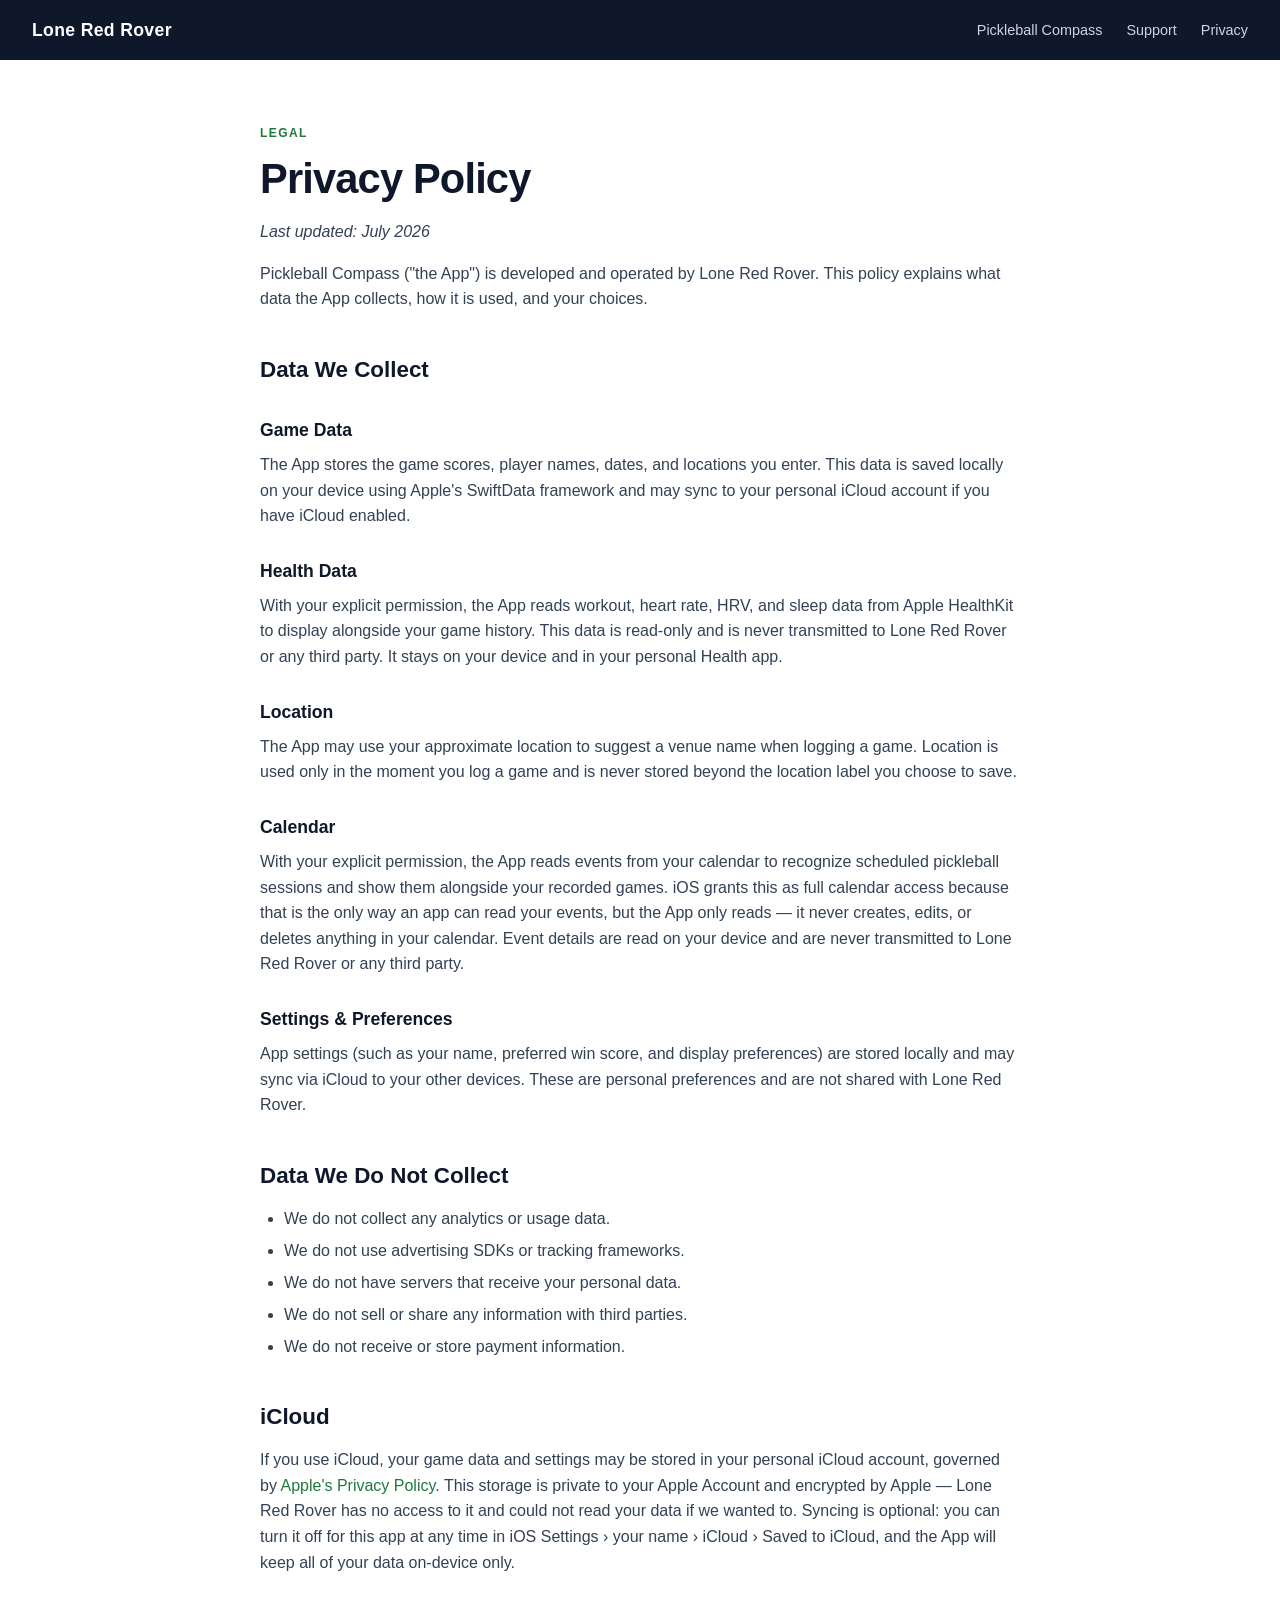
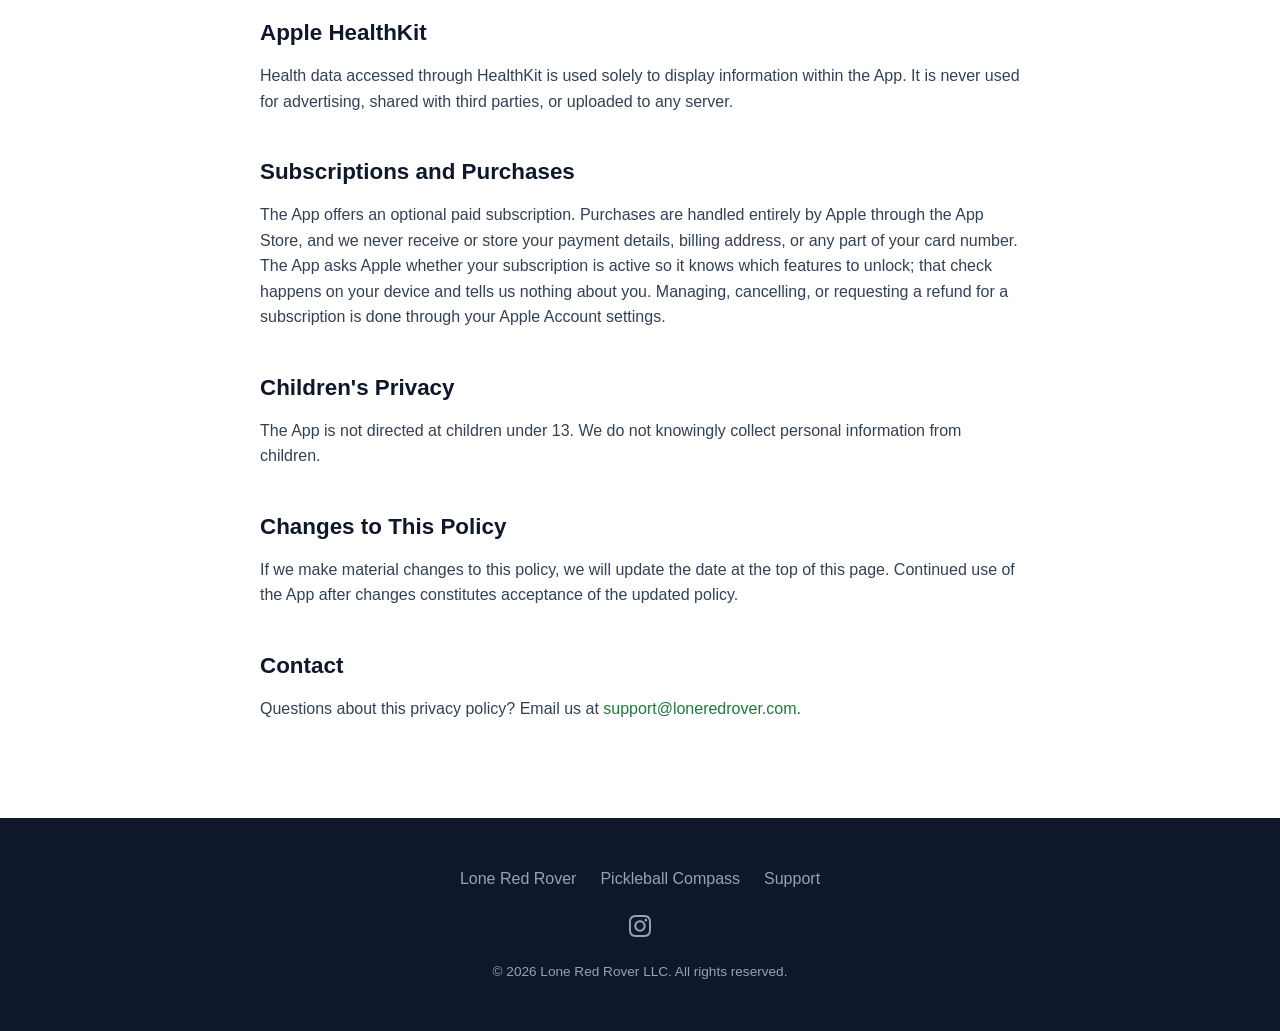
<file: pickleball-compass/privacy.html>
<!DOCTYPE html>
<html lang="en">
<head>
  <meta charset="UTF-8">
  <meta name="viewport" content="width=device-width, initial-scale=1.0">
  <title>Privacy Policy — Pickleball Compass</title>
  <link rel="stylesheet" href="../css/style.css">
</head>
<body>

<nav>
  <a class="nav-logo" href="../">
    
    Lone Red Rover
  </a>
  <div class="nav-links">
    <a href="./">Pickleball Compass</a>
    <a href="support.html">Support</a>
    <a href="privacy.html">Privacy</a>
  </div>
</nav>

<section style="padding-top: 4rem;">
  <div class="prose">
    <div class="section-label">Legal</div>
    <h1 class="section-title">Privacy Policy</h1>
    <p><em>Last updated: July 2026</em></p>

    <p>Pickleball Compass ("the App") is developed and operated by Lone Red Rover. This policy explains what data the App collects, how it is used, and your choices.</p>

    <h2>Data We Collect</h2>

    <h3>Game Data</h3>
    <p>The App stores the game scores, player names, dates, and locations you enter. This data is saved locally on your device using Apple's SwiftData framework and may sync to your personal iCloud account if you have iCloud enabled.</p>

    <h3>Health Data</h3>
    <p>With your explicit permission, the App reads workout, heart rate, HRV, and sleep data from Apple HealthKit to display alongside your game history. This data is read-only and is never transmitted to Lone Red Rover or any third party. It stays on your device and in your personal Health app.</p>

    <h3>Location</h3>
    <p>The App may use your approximate location to suggest a venue name when logging a game. Location is used only in the moment you log a game and is never stored beyond the location label you choose to save.</p>

    <h3>Calendar</h3>
    <p>With your explicit permission, the App reads events from your calendar to recognize scheduled pickleball sessions and show them alongside your recorded games. iOS grants this as full calendar access because that is the only way an app can read your events, but the App only reads — it never creates, edits, or deletes anything in your calendar. Event details are read on your device and are never transmitted to Lone Red Rover or any third party.</p>

    <h3>Settings &amp; Preferences</h3>
    <p>App settings (such as your name, preferred win score, and display preferences) are stored locally and may sync via iCloud to your other devices. These are personal preferences and are not shared with Lone Red Rover.</p>

    <h2>Data We Do Not Collect</h2>
    <ul>
      <li>We do not collect any analytics or usage data.</li>
      <li>We do not use advertising SDKs or tracking frameworks.</li>
      <li>We do not have servers that receive your personal data.</li>
      <li>We do not sell or share any information with third parties.</li>
      <li>We do not receive or store payment information.</li>
    </ul>

    <h2>iCloud</h2>
    <p>If you use iCloud, your game data and settings may be stored in your personal iCloud account, governed by <a href="https://www.apple.com/legal/privacy/" target="_blank">Apple's Privacy Policy</a>. This storage is private to your Apple Account and encrypted by Apple — Lone Red Rover has no access to it and could not read your data if we wanted to. Syncing is optional: you can turn it off for this app at any time in iOS Settings › your name › iCloud › Saved to iCloud, and the App will keep all of your data on-device only.</p>

    <h2>Apple HealthKit</h2>
    <p>Health data accessed through HealthKit is used solely to display information within the App. It is never used for advertising, shared with third parties, or uploaded to any server.</p>

    <h2>Subscriptions and Purchases</h2>
    <p>The App offers an optional paid subscription. Purchases are handled entirely by Apple through the App Store, and we never receive or store your payment details, billing address, or any part of your card number. The App asks Apple whether your subscription is active so it knows which features to unlock; that check happens on your device and tells us nothing about you. Managing, cancelling, or requesting a refund for a subscription is done through your Apple Account settings.</p>

    <h2>Children's Privacy</h2>
    <p>The App is not directed at children under 13. We do not knowingly collect personal information from children.</p>

    <h2>Changes to This Policy</h2>
    <p>If we make material changes to this policy, we will update the date at the top of this page. Continued use of the App after changes constitutes acceptance of the updated policy.</p>

    <h2>Contact</h2>
    <p>Questions about this privacy policy? Email us at <a href="mailto:support@loneredrover.com">support@loneredrover.com</a>.</p>
  </div>
</section>

<footer>
  <div class="footer-links">
    <a href="../">Lone Red Rover</a>
    <a href="./">Pickleball Compass</a>
    <a href="support.html">Support</a>
  </div>
  <div class="footer-social">
    <a href="https://www.instagram.com/loneredroverapps/" target="_blank" rel="noopener" aria-label="Lone Red Rover on Instagram">
      <svg viewBox="0 0 24 24" width="22" height="22" role="img" aria-hidden="true"><path d="M12 0C8.74 0 8.333.015 7.053.072 5.775.132 4.905.333 4.14.63c-.789.306-1.459.717-2.126 1.384S.935 3.35.63 4.14.333 4.905.131 5.775.072 7.053.012 8.333 0 8.74 0 12s.015 3.667.072 4.947c.06 1.277.261 2.148.558 2.913.306.788.717 1.459 1.384 2.126.667.666 1.336 1.079 2.126 1.384.766.296 1.636.499 2.913.558C8.333 23.988 8.74 24 12 24s3.667-.015 4.947-.072c1.277-.06 2.148-.262 2.913-.558.788-.306 1.459-.718 2.126-1.384.666-.667 1.079-1.335 1.384-2.126.296-.765.499-1.636.558-2.913.06-1.28.072-1.687.072-4.947s-.015-3.667-.072-4.947c-.06-1.277-.262-2.149-.558-2.913-.306-.789-.718-1.459-1.384-2.126C21.319 1.347 20.651.935 19.86.63c-.765-.297-1.636-.499-2.913-.558C15.667.012 15.26 0 12 0zm0 2.16c3.203 0 3.585.016 4.85.071 1.17.055 1.805.249 2.227.415.562.217.96.477 1.382.896.419.42.679.819.896 1.381.164.422.36 1.057.413 2.227.057 1.266.07 1.646.07 4.85s-.015 3.585-.074 4.85c-.061 1.17-.256 1.805-.421 2.227-.224.562-.479.96-.899 1.382-.419.419-.824.679-1.38.896-.42.164-1.065.36-2.235.413-1.274.057-1.649.07-4.859.07-3.211 0-3.586-.015-4.859-.074-1.171-.061-1.816-.256-2.236-.421-.569-.224-.96-.479-1.379-.899-.421-.419-.69-.824-.9-1.38-.165-.42-.359-1.065-.42-2.235-.045-1.26-.061-1.649-.061-4.844 0-3.196.016-3.586.061-4.861.061-1.17.255-1.814.42-2.234.21-.57.479-.96.9-1.381.419-.419.81-.689 1.379-.898.42-.166 1.051-.361 2.221-.421 1.275-.045 1.65-.06 4.859-.06l.045.03zm0 3.678c-3.405 0-6.162 2.76-6.162 6.162 0 3.405 2.76 6.162 6.162 6.162 3.405 0 6.162-2.76 6.162-6.162 0-3.405-2.76-6.162-6.162-6.162zM12 16c-2.21 0-4-1.79-4-4s1.79-4 4-4 4 1.79 4 4-1.79 4-4 4zm7.846-10.405c0 .795-.646 1.44-1.44 1.44-.795 0-1.44-.646-1.44-1.44 0-.794.646-1.439 1.44-1.439.793-.001 1.44.645 1.44 1.439z"/></svg>
    </a>
  </div>
  <div class="footer-copy">&copy; 2026 Lone Red Rover LLC. All rights reserved.</div>
</footer>

</body>
</html>
</file>
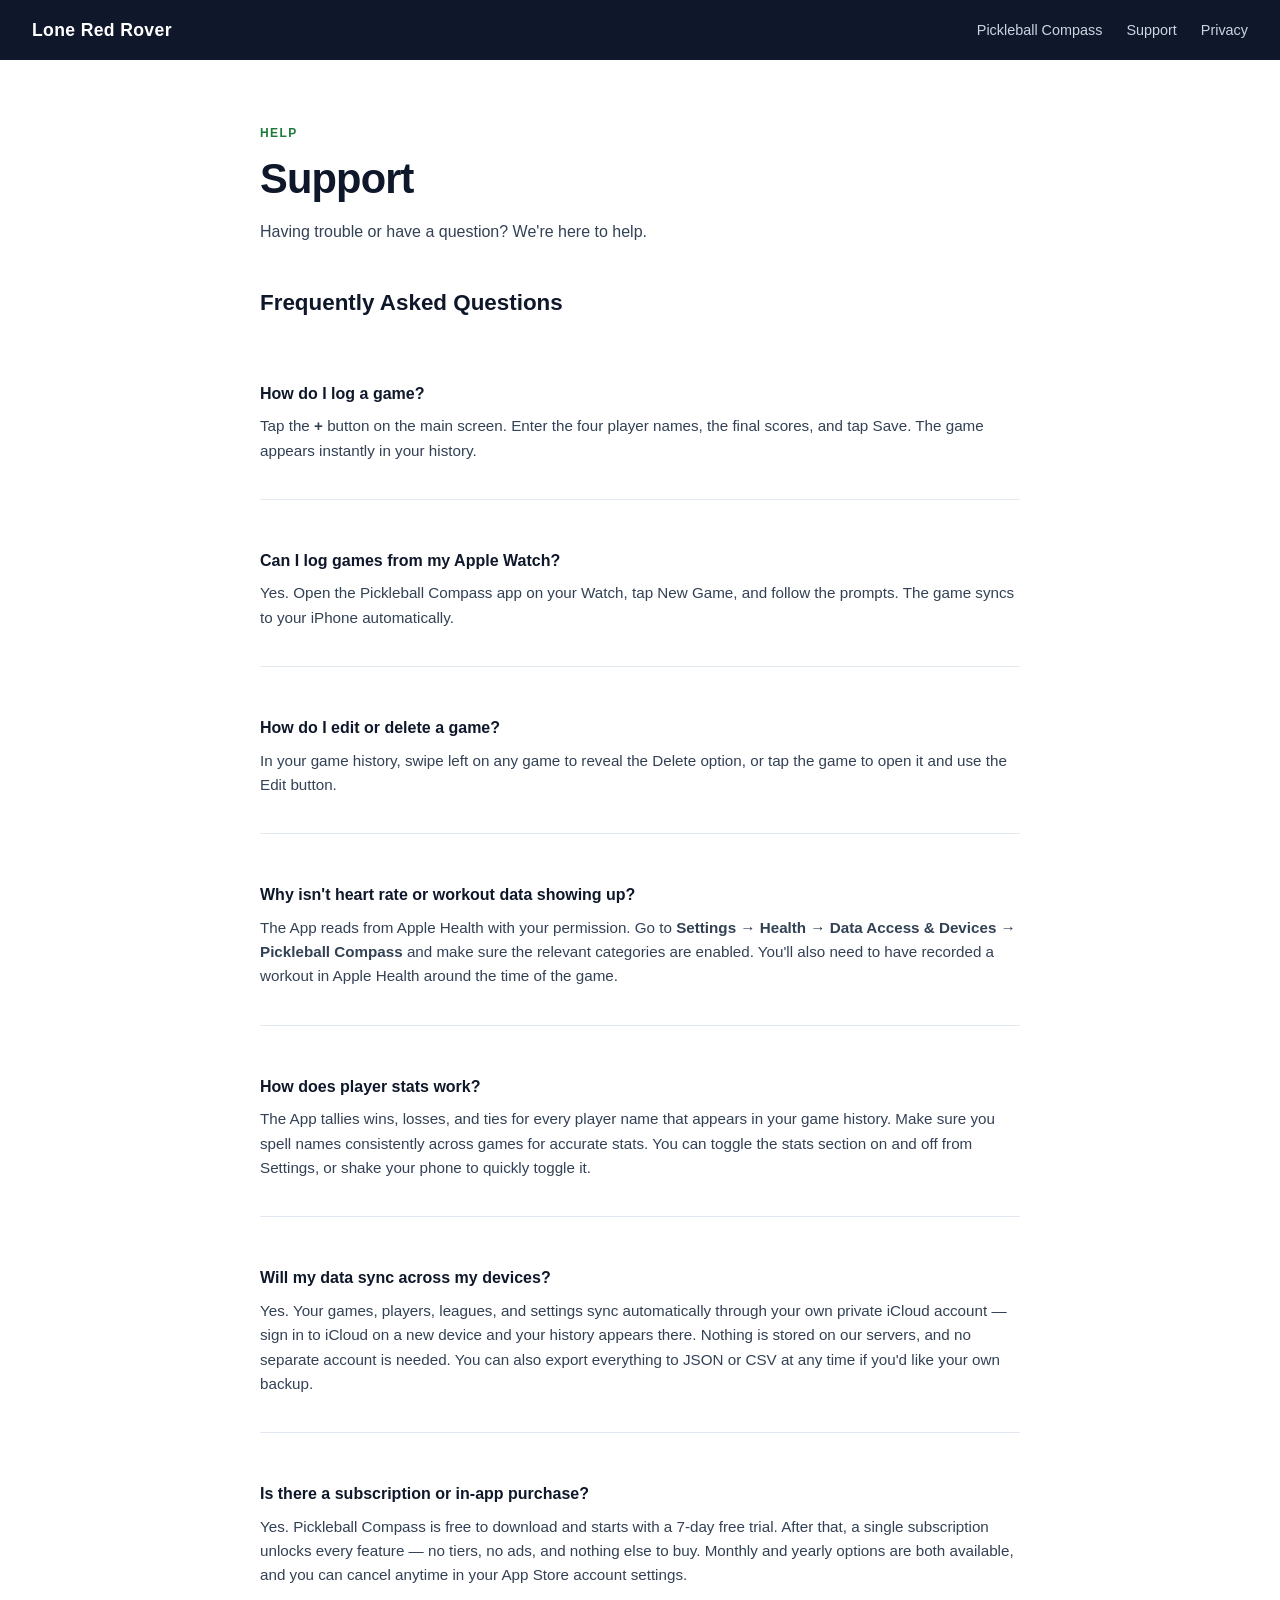
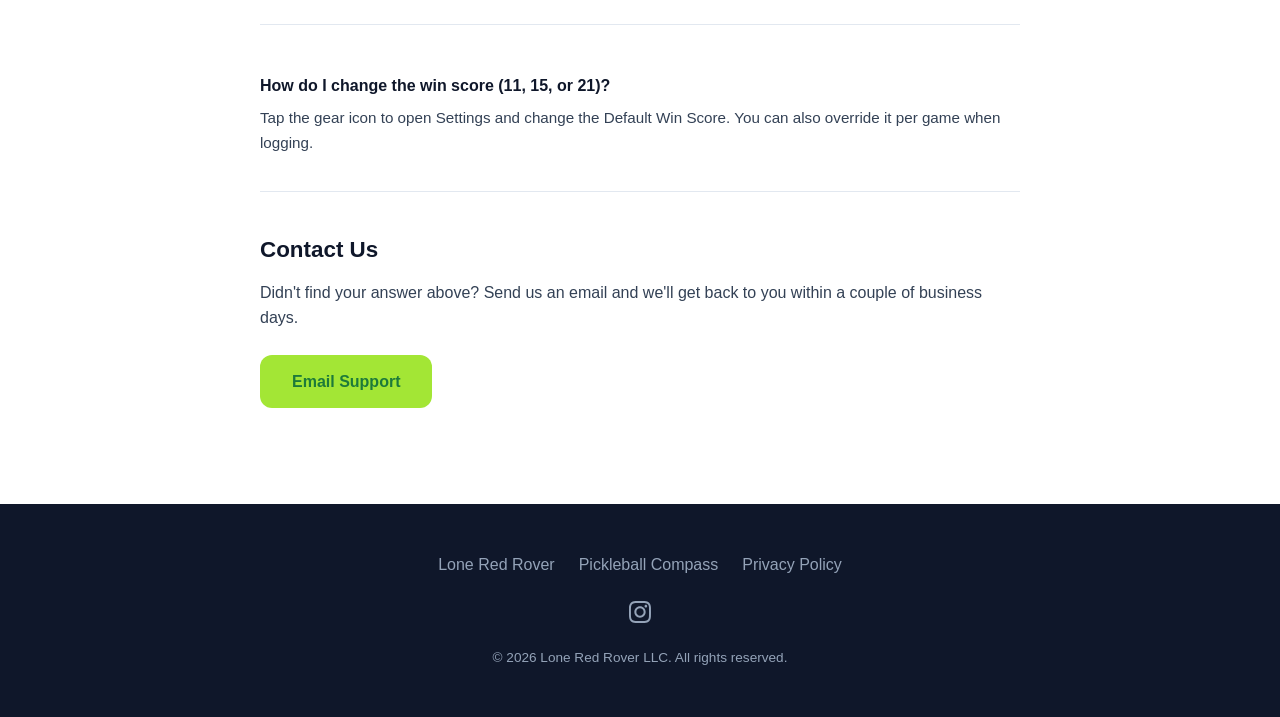
<file: pickleball-compass/support.html>
<!DOCTYPE html>
<html lang="en">
<head>
  <meta charset="UTF-8">
  <meta name="viewport" content="width=device-width, initial-scale=1.0">
  <title>Support — Pickleball Compass</title>
  <link rel="stylesheet" href="../css/style.css">
</head>
<body>

<nav>
  <a class="nav-logo" href="../">
    
    Lone Red Rover
  </a>
  <div class="nav-links">
    <a href="./">Pickleball Compass</a>
    <a href="support.html">Support</a>
    <a href="privacy.html">Privacy</a>
  </div>
</nav>

<section style="padding-top: 4rem;">
  <div class="prose">
    <div class="section-label">Help</div>
    <h1 class="section-title">Support</h1>
    <p>Having trouble or have a question? We're here to help.</p>

    <h2>Frequently Asked Questions</h2>

    <div class="faq-item">
      <h3>How do I log a game?</h3>
      <p>Tap the <strong>+</strong> button on the main screen. Enter the four player names, the final scores, and tap Save. The game appears instantly in your history.</p>
    </div>

    <div class="faq-item">
      <h3>Can I log games from my Apple Watch?</h3>
      <p>Yes. Open the Pickleball Compass app on your Watch, tap New Game, and follow the prompts. The game syncs to your iPhone automatically.</p>
    </div>

    <div class="faq-item">
      <h3>How do I edit or delete a game?</h3>
      <p>In your game history, swipe left on any game to reveal the Delete option, or tap the game to open it and use the Edit button.</p>
    </div>

    <div class="faq-item">
      <h3>Why isn't heart rate or workout data showing up?</h3>
      <p>The App reads from Apple Health with your permission. Go to <strong>Settings → Health → Data Access &amp; Devices → Pickleball Compass</strong> and make sure the relevant categories are enabled. You'll also need to have recorded a workout in Apple Health around the time of the game.</p>
    </div>

    <div class="faq-item">
      <h3>How does player stats work?</h3>
      <p>The App tallies wins, losses, and ties for every player name that appears in your game history. Make sure you spell names consistently across games for accurate stats. You can toggle the stats section on and off from Settings, or shake your phone to quickly toggle it.</p>
    </div>

    <div class="faq-item">
      <h3>Will my data sync across my devices?</h3>
      <p>Yes. Your games, players, leagues, and settings sync automatically through your own private iCloud account — sign in to iCloud on a new device and your history appears there. Nothing is stored on our servers, and no separate account is needed. You can also export everything to JSON or CSV at any time if you'd like your own backup.</p>
    </div>

    <div class="faq-item">
      <h3>Is there a subscription or in-app purchase?</h3>
      <p>Yes. Pickleball Compass is free to download and starts with a 7-day free trial. After that, a single subscription unlocks every feature — no tiers, no ads, and nothing else to buy. Monthly and yearly options are both available, and you can cancel anytime in your App Store account settings.</p>
    </div>

    <div class="faq-item">
      <h3>How do I change the win score (11, 15, or 21)?</h3>
      <p>Tap the gear icon to open Settings and change the Default Win Score. You can also override it per game when logging.</p>
    </div>

    <h2>Contact Us</h2>
    <p>Didn't find your answer above? Send us an email and we'll get back to you within a couple of business days.</p>
    <p><a href="mailto:support@loneredrover.com?subject=Feedback%20for%20Pickleball%20Compass&amp;body=%0A%0A%0A%E2%80%94%20Please%20write%20your%20feedback%20above%20this%20line%20%E2%80%94%0A%0AApp%20Version%3A%0ADevice%3A%0AiOS%3A" class="btn btn-primary" style="display:inline-block; margin-top: .5rem;">Email Support</a></p>
  </div>
</section>

<footer>
  <div class="footer-links">
    <a href="../">Lone Red Rover</a>
    <a href="./">Pickleball Compass</a>
    <a href="privacy.html">Privacy Policy</a>
  </div>
  <div class="footer-social">
    <a href="https://www.instagram.com/loneredroverapps/" target="_blank" rel="noopener" aria-label="Lone Red Rover on Instagram">
      <svg viewBox="0 0 24 24" width="22" height="22" role="img" aria-hidden="true"><path d="M12 0C8.74 0 8.333.015 7.053.072 5.775.132 4.905.333 4.14.63c-.789.306-1.459.717-2.126 1.384S.935 3.35.63 4.14.333 4.905.131 5.775.072 7.053.012 8.333 0 8.74 0 12s.015 3.667.072 4.947c.06 1.277.261 2.148.558 2.913.306.788.717 1.459 1.384 2.126.667.666 1.336 1.079 2.126 1.384.766.296 1.636.499 2.913.558C8.333 23.988 8.74 24 12 24s3.667-.015 4.947-.072c1.277-.06 2.148-.262 2.913-.558.788-.306 1.459-.718 2.126-1.384.666-.667 1.079-1.335 1.384-2.126.296-.765.499-1.636.558-2.913.06-1.28.072-1.687.072-4.947s-.015-3.667-.072-4.947c-.06-1.277-.262-2.149-.558-2.913-.306-.789-.718-1.459-1.384-2.126C21.319 1.347 20.651.935 19.86.63c-.765-.297-1.636-.499-2.913-.558C15.667.012 15.26 0 12 0zm0 2.16c3.203 0 3.585.016 4.85.071 1.17.055 1.805.249 2.227.415.562.217.96.477 1.382.896.419.42.679.819.896 1.381.164.422.36 1.057.413 2.227.057 1.266.07 1.646.07 4.85s-.015 3.585-.074 4.85c-.061 1.17-.256 1.805-.421 2.227-.224.562-.479.96-.899 1.382-.419.419-.824.679-1.38.896-.42.164-1.065.36-2.235.413-1.274.057-1.649.07-4.859.07-3.211 0-3.586-.015-4.859-.074-1.171-.061-1.816-.256-2.236-.421-.569-.224-.96-.479-1.379-.899-.421-.419-.69-.824-.9-1.38-.165-.42-.359-1.065-.42-2.235-.045-1.26-.061-1.649-.061-4.844 0-3.196.016-3.586.061-4.861.061-1.17.255-1.814.42-2.234.21-.57.479-.96.9-1.381.419-.419.81-.689 1.379-.898.42-.166 1.051-.361 2.221-.421 1.275-.045 1.65-.06 4.859-.06l.045.03zm0 3.678c-3.405 0-6.162 2.76-6.162 6.162 0 3.405 2.76 6.162 6.162 6.162 3.405 0 6.162-2.76 6.162-6.162 0-3.405-2.76-6.162-6.162-6.162zM12 16c-2.21 0-4-1.79-4-4s1.79-4 4-4 4 1.79 4 4-1.79 4-4 4zm7.846-10.405c0 .795-.646 1.44-1.44 1.44-.795 0-1.44-.646-1.44-1.44 0-.794.646-1.439 1.44-1.439.793-.001 1.44.645 1.44 1.439z"/></svg>
    </a>
  </div>
  <div class="footer-copy">&copy; 2026 Lone Red Rover LLC. All rights reserved.</div>
</footer>

</body>
</html>
</file>
<file: css/style.css>
/* ── Lone Red Rover shared styles ── */
*, *::before, *::after { box-sizing: border-box; margin: 0; padding: 0; }

:root {
  --green:   #1d7a3a;
  --green-dark: #155c2c;
  --lime:    #a3e635;
  --yellow:  #facc15;
  --navy:    #0f172a;
  --slate:   #334155;
  --muted:   #64748b;
  --light:   #f8fafc;
  --white:   #ffffff;
  --radius:  12px;
  --shadow:  0 4px 24px rgba(0,0,0,.10);
}

body {
  font-family: -apple-system, BlinkMacSystemFont, "Segoe UI", sans-serif;
  color: var(--navy);
  background: var(--white);
  line-height: 1.6;
}

a { color: var(--green); text-decoration: none; }
a:hover { text-decoration: underline; }

/* ── NAV ── */
nav {
  display: flex;
  align-items: center;
  justify-content: space-between;
  padding: 1rem 2rem;
  background: var(--navy);
  position: sticky;
  top: 0;
  z-index: 100;
}
.nav-logo {
  display: flex;
  align-items: center;
  gap: .6rem;
  color: var(--white);
  font-weight: 700;
  font-size: 1.1rem;
  letter-spacing: .02em;
}
.nav-logo .dot {
  width: 10px; height: 10px;
  background: var(--yellow);
  border-radius: 50%;
  display: inline-block;
}
.nav-links { display: flex; gap: 1.5rem; }
.nav-links a {
  color: #cbd5e1;
  font-size: .9rem;
  font-weight: 500;
  transition: color .15s;
}
.nav-links a:hover { color: var(--lime); text-decoration: none; }

/* Our Apps dropdown. Opens on hover with a pointer, and on focus-within so a
   tap or the keyboard opens it too. */
.nav-menu { position: relative; display: flex; align-items: center; }
.nav-menu-btn {
  background: none;
  border: 0;
  padding: 0;
  cursor: pointer;
  font-family: inherit;
  font-size: .9rem;
  font-weight: 500;
  color: #cbd5e1;
  display: inline-flex;
  align-items: center;
  gap: .3rem;
  white-space: nowrap;
  transition: color .15s;
}
.nav-menu-btn::after {
  content: "";
  width: 0; height: 0;
  border-left: 4px solid transparent;
  border-right: 4px solid transparent;
  border-top: 5px solid currentColor;
  transition: transform .15s;
}
.nav-menu:hover .nav-menu-btn,
.nav-menu:focus-within .nav-menu-btn { color: var(--lime); }
.nav-menu:hover .nav-menu-btn::after,
.nav-menu:focus-within .nav-menu-btn::after { transform: rotate(180deg); }
.nav-menu-list {
  position: absolute;
  top: 100%;
  left: 50%;
  transform: translateX(-50%);
  min-width: 190px;
  display: none;
  flex-direction: column;
  background: var(--white);
  background-clip: padding-box;
  border-top: .75rem solid transparent;
  border-radius: var(--radius);
  box-shadow: var(--shadow);
  overflow: hidden;
}
.nav-menu:hover .nav-menu-list,
.nav-menu:focus-within .nav-menu-list { display: flex; }
.nav-menu-list a {
  color: var(--navy);
  font-size: .9rem;
  font-weight: 600;
  padding: .7rem 1rem;
  white-space: nowrap;
}
.nav-menu-list a:hover { color: var(--green); background: var(--light); text-decoration: none; }

/* ── HERO ── */
.hero {
  background: linear-gradient(135deg, var(--navy) 0%, var(--green-dark) 100%);
  color: var(--white);
  padding: 6rem 2rem 5rem;
  text-align: center;
  position: relative;
  overflow: hidden;
}
.hero::before {
  content: '';
  position: absolute;
  inset: 0;
  background: radial-gradient(ellipse at 60% 40%, rgba(163,230,53,.12) 0%, transparent 70%);
  /* Decorative only. Without this the layer sits above the hero's in-flow
     content and eats every click on the links and buttons beneath it. */
  pointer-events: none;
}
.hero-eyebrow {
  display: inline-block;
  background: var(--lime);
  color: var(--navy);
  font-size: .75rem;
  font-weight: 800;
  letter-spacing: .1em;
  text-transform: uppercase;
  padding: .3rem .9rem;
  border-radius: 999px;
  margin-bottom: 1.25rem;
}
.hero h1 {
  font-size: clamp(2.2rem, 6vw, 3.8rem);
  font-weight: 900;
  line-height: 1.1;
  letter-spacing: -.02em;
  margin-bottom: 1.25rem;
}
.hero h1 span { color: var(--lime); }
.hero p {
  font-size: 1.2rem;
  color: #cbd5e1;
  max-width: 600px;
  margin: 0 auto 2.5rem;
}
.hero-btns { display: flex; gap: 1rem; justify-content: center; flex-wrap: wrap; }
.btn {
  display: inline-block;
  padding: .85rem 2rem;
  border-radius: var(--radius);
  font-weight: 700;
  font-size: 1rem;
  transition: transform .15s, box-shadow .15s;
  cursor: pointer;
  border: none;
}
.btn:hover { transform: translateY(-2px); box-shadow: 0 8px 20px rgba(0,0,0,.2); text-decoration: none; }
.btn-primary { background: var(--lime); color: var(--navy); }
.btn-secondary { background: rgba(255,255,255,.1); color: var(--white); border: 1.5px solid rgba(255,255,255,.3); }

/* ── SECTIONS ── */
section { padding: 5rem 2rem; }
.container { max-width: 1080px; margin: 0 auto; }
.section-label {
  font-size: .75rem;
  font-weight: 800;
  letter-spacing: .12em;
  text-transform: uppercase;
  color: var(--green);
  margin-bottom: .75rem;
}
.section-title {
  font-size: clamp(1.8rem, 4vw, 2.6rem);
  font-weight: 900;
  letter-spacing: -.02em;
  line-height: 1.15;
  margin-bottom: 1rem;
}
.section-sub {
  color: var(--slate);
  font-size: 1.1rem;
  max-width: 560px;
}

/* ── FEATURE GRID ── */
.feature-grid {
  display: grid;
  grid-template-columns: repeat(auto-fit, minmax(260px, 1fr));
  gap: 1.5rem;
  margin-top: 3rem;
}
.feature-card {
  background: var(--light);
  border-radius: var(--radius);
  padding: 2rem;
  border: 1px solid #e2e8f0;
  transition: box-shadow .2s, transform .2s;
}
.feature-card:hover { box-shadow: var(--shadow); transform: translateY(-3px); }
.feature-icon {
  font-size: 2rem;
  margin-bottom: 1rem;
}
.feature-card h3 { font-size: 1.1rem; font-weight: 700; margin-bottom: .5rem; }
.feature-card p { color: var(--slate); font-size: .95rem; }

/* ── APP CARD ── */
.app-card {
  display: flex;
  align-items: center;
  gap: 2.5rem;
  background: linear-gradient(135deg, var(--navy) 0%, var(--green-dark) 100%);
  color: var(--white);
  border-radius: 20px;
  padding: 3rem;
  flex-wrap: wrap;
}
.app-card-text { flex: 1; min-width: 240px; }
.app-card-text h2 { font-size: 2rem; font-weight: 900; margin-bottom: .75rem; }
.app-card-text p { color: #cbd5e1; margin-bottom: 1.5rem; }
.app-store-badge {
  display: inline-flex;
  align-items: center;
  gap: .6rem;
  background: var(--white);
  color: var(--navy);
  padding: .75rem 1.5rem;
  border-radius: var(--radius);
  font-weight: 700;
  font-size: .95rem;
  transition: transform .15s;
}
.app-store-badge:hover { transform: translateY(-2px); text-decoration: none; color: var(--navy); }
.app-icon-large {
  width: 120px; height: 120px;
  background: var(--lime);
  border-radius: 26px;
  display: flex;
  align-items: center;
  justify-content: center;
  font-size: 3.5rem;
  flex-shrink: 0;
}

/* ── SCREENSHOTS ── */
.screenshots {
  display: flex;
  gap: 1.5rem;
  overflow-x: auto;
  padding-bottom: 1rem;
  margin-top: 3rem;
  scrollbar-width: thin;
}
.screenshot {
  flex-shrink: 0;
  width: 260px;
  background: var(--light);
  border-radius: 20px;
  border: 1px solid #e2e8f0;
  overflow: hidden;
  line-height: 0;
}
.screenshot img {
  display: block;
  width: 100%;
  height: auto;
}

/* ── PROSE (privacy/support) ── */
.prose { max-width: 760px; margin: 0 auto; }
.prose h2 { font-size: 1.4rem; font-weight: 800; margin: 2.5rem 0 .75rem; color: var(--navy); }
.prose h3 { font-size: 1.1rem; font-weight: 700; margin: 1.75rem 0 .5rem; }
.prose p { color: var(--slate); margin-bottom: 1rem; }
.prose ul { color: var(--slate); padding-left: 1.5rem; margin-bottom: 1rem; }
.prose ul li { margin-bottom: .4rem; }
.prose a { color: var(--green); }

/* ── FAQ ── */
.faq-item { border-bottom: 1px solid #e2e8f0; padding: 1.25rem 0; }
.faq-item h3 { font-size: 1rem; font-weight: 700; margin-bottom: .5rem; }
.faq-item p { color: var(--slate); font-size: .95rem; }

/* ── FOOTER ── */
footer {
  background: var(--navy);
  color: #94a3b8;
  padding: 3rem 2rem;
  text-align: center;
}
footer a { color: #94a3b8; }
footer a:hover { color: var(--lime); }
.footer-links { display: flex; gap: 1.5rem; justify-content: center; flex-wrap: wrap; margin-bottom: 1.5rem; }
.footer-social { display: flex; gap: 1.25rem; justify-content: center; margin-bottom: 1.5rem; }
.footer-social a { display: inline-flex; color: #94a3b8; }
.footer-social a:hover { color: var(--lime); }
.footer-social svg { width: 22px; height: 22px; fill: currentColor; display: block; }
.footer-copy { font-size: .85rem; }

/* ── RESPONSIVE ── */
@media (max-width: 640px) {
  nav { padding: 1rem; }
  .nav-links { gap: 1rem; }
  section { padding: 3.5rem 1.25rem; }
  .app-card { padding: 2rem; }
}
</file>
